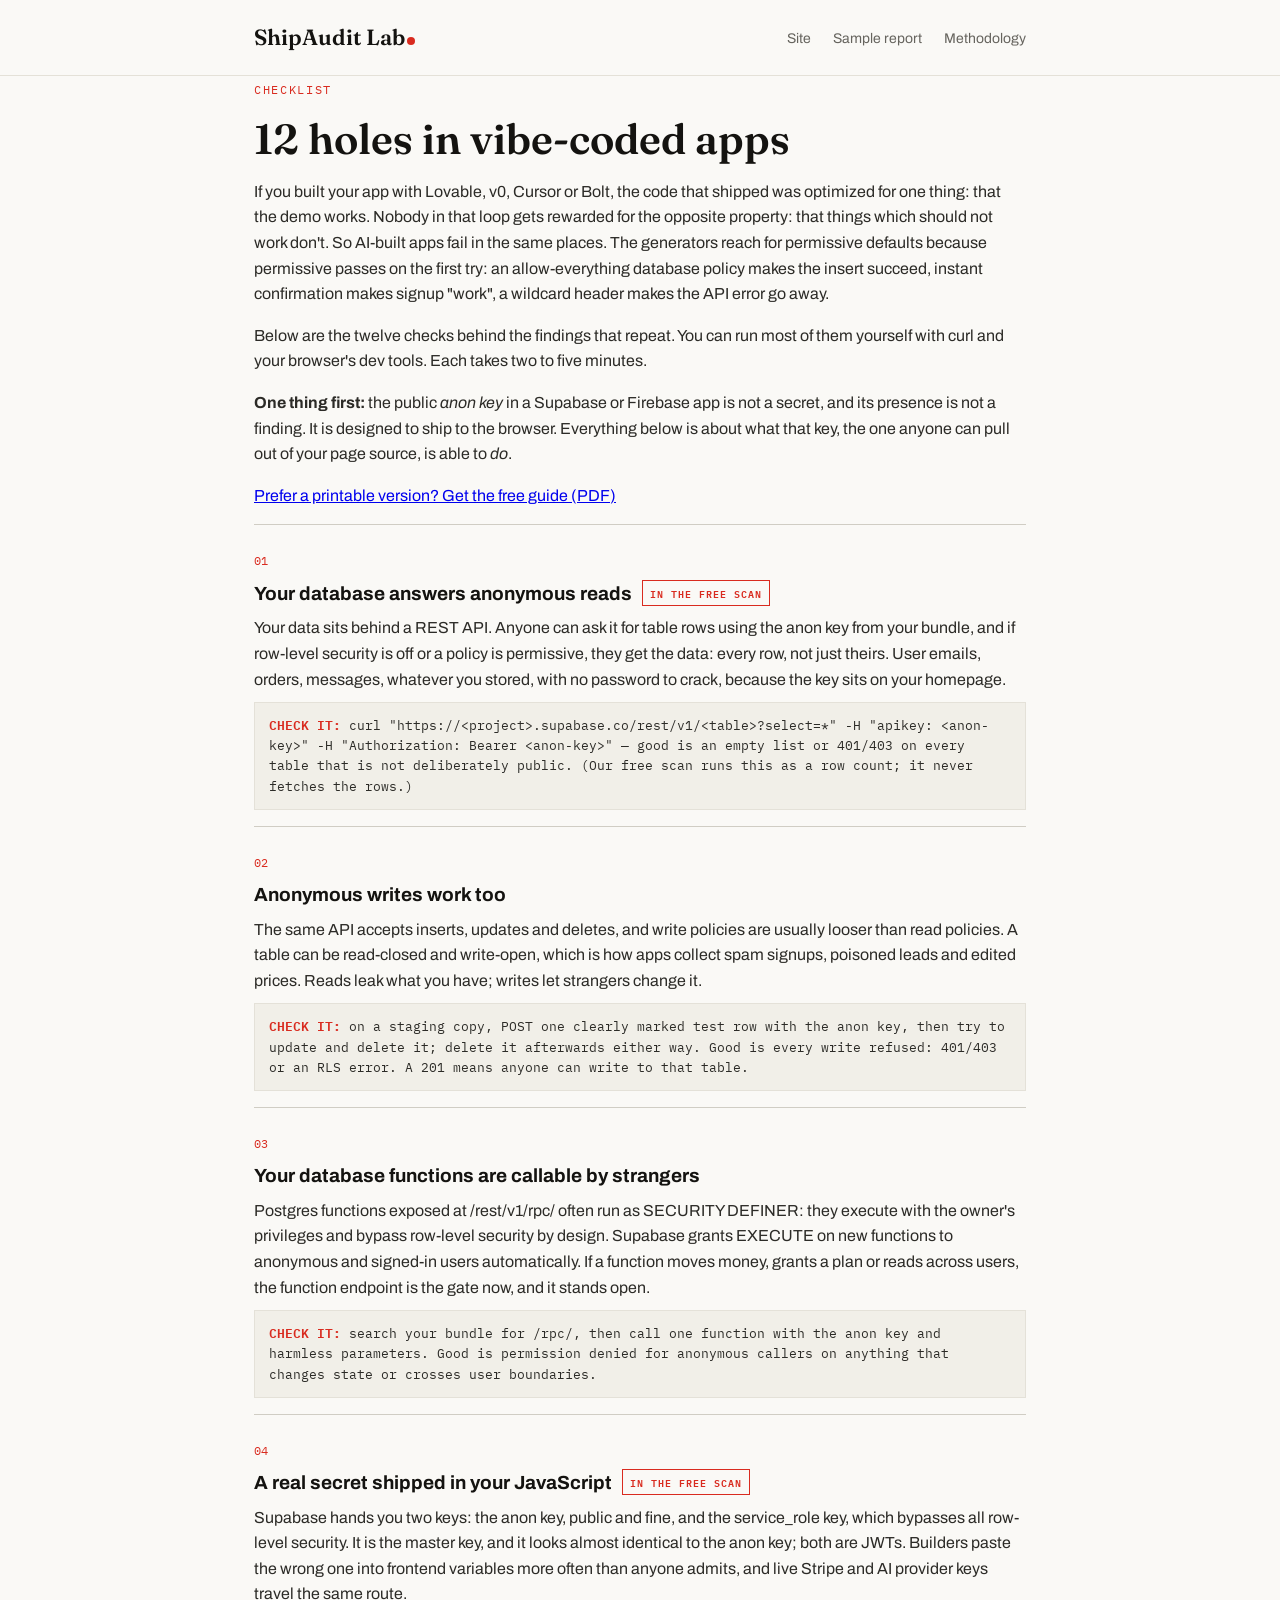
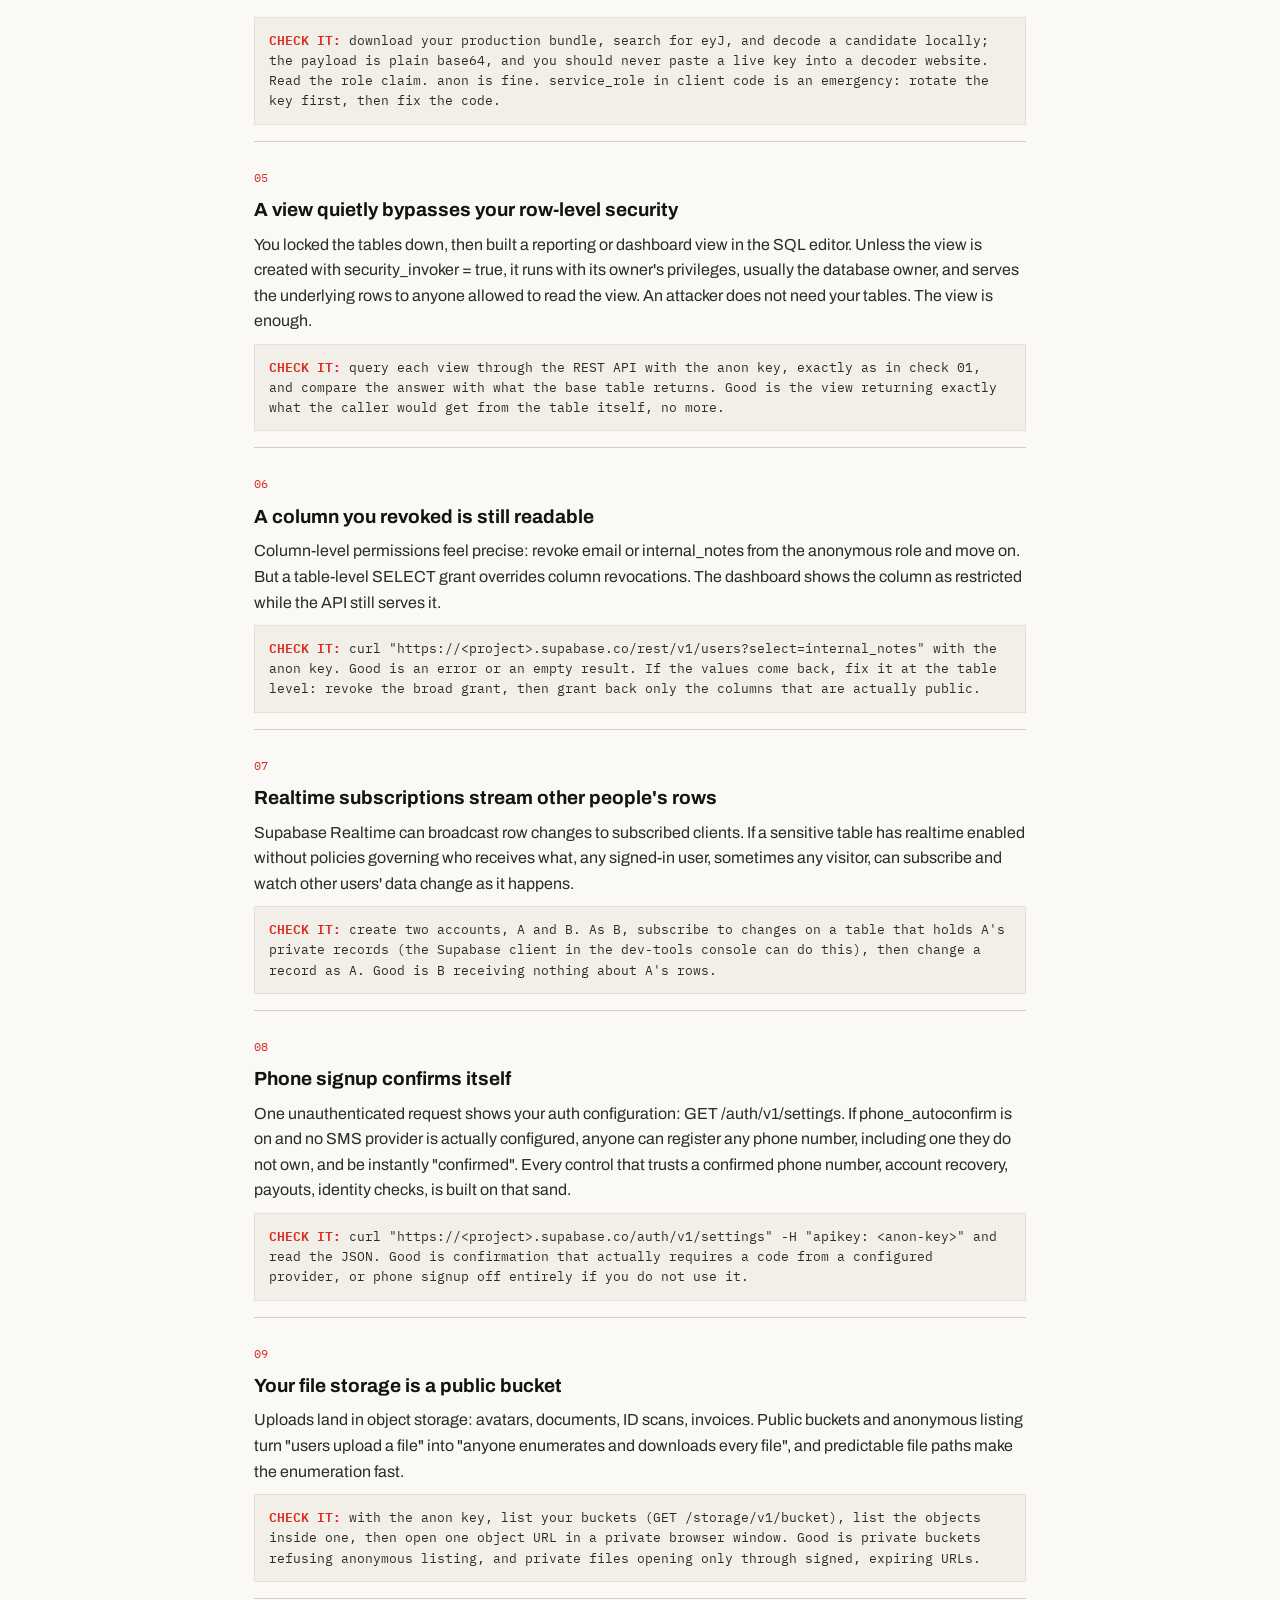
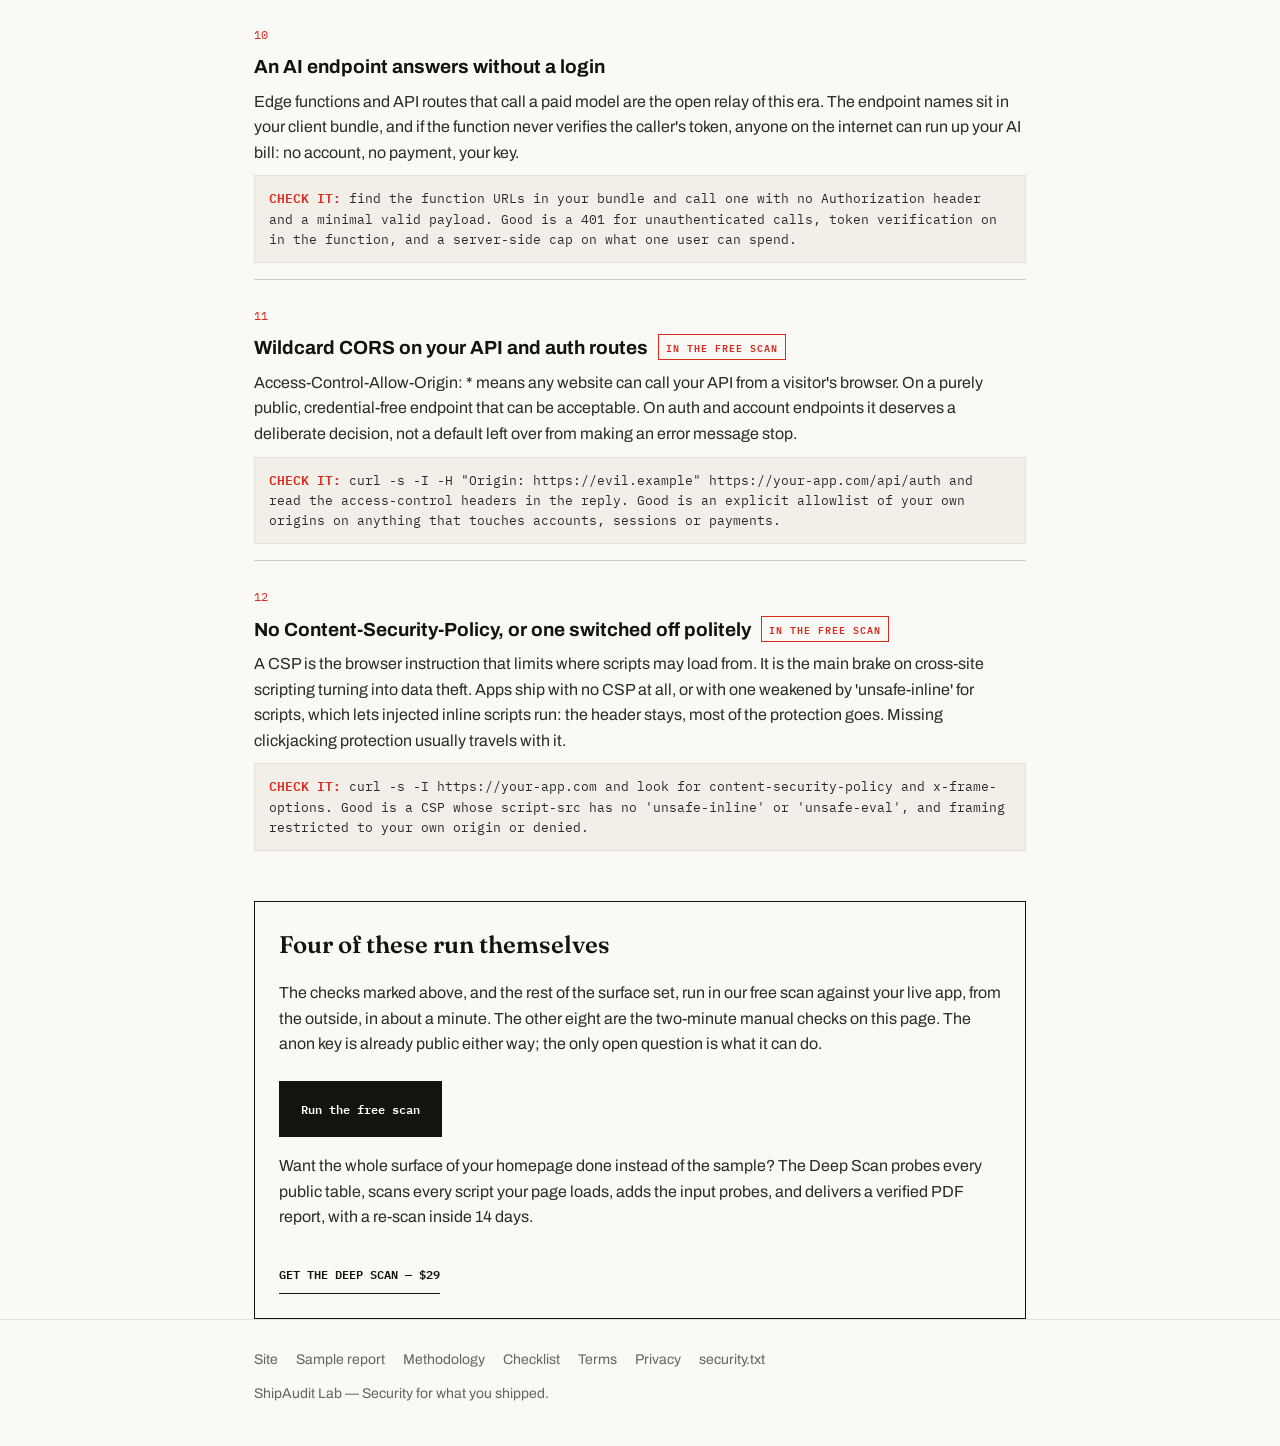
<file: checklist.html>
<!doctype html><html lang="en"><head><meta charset="utf-8"><meta name="viewport" content="width=device-width,initial-scale=1"><title>Checklist — 12 holes in vibe-coded apps, and how to check yours</title><meta name="description" content="The twelve security holes that repeat in apps built with Lovable, v0, Cursor and Bolt — each with a two-minute check you can run yourself."><link rel="canonical" href="https://shipauditlab.com/checklist.html"><link rel="icon" href="/favicon.svg" type="image/svg+xml"><link rel="preconnect" href="https://fonts.googleapis.com"><link rel="preconnect" href="https://fonts.gstatic.com" crossorigin><link href="https://fonts.googleapis.com/css2?family=Archivo:wght@400;500;600;700&family=Fraunces:ital,opsz,wght@0,9..144,600;1,9..144,600&family=IBM+Plex+Mono:wght@400;500;600&display=swap" rel="stylesheet"><style>:root{--paper:#faf9f6;--ink:#141310;--line:#e4e1d8;--line2:#d0cdc4;--red:#d92b1f;--muted:#66645e;--serif:'Fraunces',Georgia,serif;--sans:'Archivo',Arial,sans-serif;--mono:'IBM Plex Mono',monospace}*{box-sizing:border-box}body{margin:0;background:var(--paper);color:var(--ink);font-family:var(--sans);font-size:16px;line-height:1.6}.wrap{max-width:820px;margin:0 auto;padding:0 24px}header{border-bottom:1px solid var(--line)}header .wrap{display:flex;justify-content:space-between;align-items:center;padding-top:20px;padding-bottom:20px}.logo{font-family:var(--serif);font-weight:600;font-size:22px;color:var(--ink);text-decoration:none}.logo i{display:inline-block;width:8px;height:8px;background:var(--red);border-radius:50%;margin-left:2px}nav a{color:var(--muted);text-decoration:none;margin-left:22px;font-size:14px}nav a:hover{color:var(--ink)}main{padding:56px 0 72px}.eyebrow{font-family:var(--mono);font-size:12px;letter-spacing:.14em;color:var(--red);text-transform:uppercase}h1{font-family:var(--serif);font-weight:600;font-size:42px;line-height:1.12;margin:14px 0 10px}h2{font-family:var(--serif);font-weight:600;font-size:24px;margin:42px 0 8px}p,li{color:#2c2b27}.fine{color:var(--muted);font-size:14px}.item{border-top:1px solid var(--line2);padding:22px 0 6px}.item .num{font:12px var(--mono);color:var(--red)}.item h3{font-size:19px;margin:6px 0 6px}.item p{margin:0 0 10px}.tag{display:inline-block;font:600 10px var(--mono);letter-spacing:.1em;color:var(--red);border:1px solid var(--red);padding:3px 7px;margin-left:10px;vertical-align:2px}.how{font-family:var(--mono);font-size:13px;line-height:1.55;background:#f1efe8;border:1px solid var(--line);padding:12px 14px;margin:0 0 14px;overflow-x:auto}.how b{color:var(--red);font-weight:600}.cta{border:1px solid var(--ink);padding:24px;margin-top:34px}.cta h2{margin-top:0}.button{display:inline-flex;align-items:center;gap:28px;border:1px solid var(--ink);background:var(--ink);color:#fff;text-decoration:none;padding:17px 21px;font:600 12px var(--mono);min-height:52px;margin-top:8px}.text-link{display:inline-block;margin-top:18px;font:600 12px var(--mono);text-transform:uppercase;text-decoration:none;border-bottom:1px solid var(--ink);padding-bottom:9px;color:var(--ink)}footer{border-top:1px solid var(--line);padding:26px 0 40px}footer .wrap{display:flex;justify-content:space-between;flex-wrap:wrap;gap:12px}footer a{color:var(--muted);text-decoration:none;margin-right:18px;font-size:14px}footer a:hover{color:var(--ink)}@media (max-width:640px){nav a{margin-left:14px}}</style></head><body><header><div class="wrap"><a class="logo" href="index.html">ShipAudit Lab<i></i></a><nav><a href="index.html">Site</a><a href="report.html">Sample report</a><a href="methodology.html">Methodology</a></nav></div></header><main class="wrap"><span class="eyebrow">Checklist</span><h1>12 holes in vibe-coded apps</h1><p>If you built your app with Lovable, v0, Cursor or Bolt, the code that shipped was optimized for one thing: that the demo works. Nobody in that loop gets rewarded for the opposite property: that things which should not work don't. So AI-built apps fail in the same places. The generators reach for permissive defaults because permissive passes on the first try: an allow-everything database policy makes the insert succeed, instant confirmation makes signup "work", a wildcard header makes the API error go away.</p>
<p>Below are the twelve checks behind the findings that repeat. You can run most of them yourself with curl and your browser's dev tools. Each takes two to five minutes.</p>
<p><strong>One thing first:</strong> the public <em>anon key</em> in a Supabase or Firebase app is not a secret, and its presence is not a finding. It is designed to ship to the browser. Everything below is about what that key, the one anyone can pull out of your page source, is able to <em>do</em>.</p>

<p><a href="/guide.html">Prefer a printable version? Get the free guide (PDF)</a></p>

<div class="item"><span class="num">01</span><h3>Your database answers anonymous reads<span class="tag">IN THE FREE SCAN</span></h3><p>Your data sits behind a REST API. Anyone can ask it for table rows using the anon key from your bundle, and if row-level security is off or a policy is permissive, they get the data: every row, not just theirs. User emails, orders, messages, whatever you stored, with no password to crack, because the key sits on your homepage.</p><p class="how"><b>CHECK IT:</b> curl "https://&lt;project&gt;.supabase.co/rest/v1/&lt;table&gt;?select=*" -H "apikey: &lt;anon-key&gt;" -H "Authorization: Bearer &lt;anon-key&gt;" — good is an empty list or 401/403 on every table that is not deliberately public. (Our free scan runs this as a row count; it never fetches the rows.)</p></div>

<div class="item"><span class="num">02</span><h3>Anonymous writes work too</h3><p>The same API accepts inserts, updates and deletes, and write policies are usually looser than read policies. A table can be read-closed and write-open, which is how apps collect spam signups, poisoned leads and edited prices. Reads leak what you have; writes let strangers change it.</p><p class="how"><b>CHECK IT:</b> on a staging copy, POST one clearly marked test row with the anon key, then try to update and delete it; delete it afterwards either way. Good is every write refused: 401/403 or an RLS error. A 201 means anyone can write to that table.</p></div>

<div class="item"><span class="num">03</span><h3>Your database functions are callable by strangers</h3><p>Postgres functions exposed at /rest/v1/rpc/ often run as SECURITY DEFINER: they execute with the owner's privileges and bypass row-level security by design. Supabase grants EXECUTE on new functions to anonymous and signed-in users automatically. If a function moves money, grants a plan or reads across users, the function endpoint is the gate now, and it stands open.</p><p class="how"><b>CHECK IT:</b> search your bundle for /rpc/, then call one function with the anon key and harmless parameters. Good is permission denied for anonymous callers on anything that changes state or crosses user boundaries.</p></div>

<div class="item"><span class="num">04</span><h3>A real secret shipped in your JavaScript<span class="tag">IN THE FREE SCAN</span></h3><p>Supabase hands you two keys: the anon key, public and fine, and the service_role key, which bypasses all row-level security. It is the master key, and it looks almost identical to the anon key; both are JWTs. Builders paste the wrong one into frontend variables more often than anyone admits, and live Stripe and AI provider keys travel the same route.</p><p class="how"><b>CHECK IT:</b> download your production bundle, search for eyJ, and decode a candidate locally; the payload is plain base64, and you should never paste a live key into a decoder website. Read the role claim. anon is fine. service_role in client code is an emergency: rotate the key first, then fix the code.</p></div>

<div class="item"><span class="num">05</span><h3>A view quietly bypasses your row-level security</h3><p>You locked the tables down, then built a reporting or dashboard view in the SQL editor. Unless the view is created with security_invoker = true, it runs with its owner's privileges, usually the database owner, and serves the underlying rows to anyone allowed to read the view. An attacker does not need your tables. The view is enough.</p><p class="how"><b>CHECK IT:</b> query each view through the REST API with the anon key, exactly as in check 01, and compare the answer with what the base table returns. Good is the view returning exactly what the caller would get from the table itself, no more.</p></div>

<div class="item"><span class="num">06</span><h3>A column you revoked is still readable</h3><p>Column-level permissions feel precise: revoke email or internal_notes from the anonymous role and move on. But a table-level SELECT grant overrides column revocations. The dashboard shows the column as restricted while the API still serves it.</p><p class="how"><b>CHECK IT:</b> curl "https://&lt;project&gt;.supabase.co/rest/v1/users?select=internal_notes" with the anon key. Good is an error or an empty result. If the values come back, fix it at the table level: revoke the broad grant, then grant back only the columns that are actually public.</p></div>

<div class="item"><span class="num">07</span><h3>Realtime subscriptions stream other people's rows</h3><p>Supabase Realtime can broadcast row changes to subscribed clients. If a sensitive table has realtime enabled without policies governing who receives what, any signed-in user, sometimes any visitor, can subscribe and watch other users' data change as it happens.</p><p class="how"><b>CHECK IT:</b> create two accounts, A and B. As B, subscribe to changes on a table that holds A's private records (the Supabase client in the dev-tools console can do this), then change a record as A. Good is B receiving nothing about A's rows.</p></div>

<div class="item"><span class="num">08</span><h3>Phone signup confirms itself</h3><p>One unauthenticated request shows your auth configuration: GET /auth/v1/settings. If phone_autoconfirm is on and no SMS provider is actually configured, anyone can register any phone number, including one they do not own, and be instantly "confirmed". Every control that trusts a confirmed phone number, account recovery, payouts, identity checks, is built on that sand.</p><p class="how"><b>CHECK IT:</b> curl "https://&lt;project&gt;.supabase.co/auth/v1/settings" -H "apikey: &lt;anon-key&gt;" and read the JSON. Good is confirmation that actually requires a code from a configured provider, or phone signup off entirely if you do not use it.</p></div>

<div class="item"><span class="num">09</span><h3>Your file storage is a public bucket</h3><p>Uploads land in object storage: avatars, documents, ID scans, invoices. Public buckets and anonymous listing turn "users upload a file" into "anyone enumerates and downloads every file", and predictable file paths make the enumeration fast.</p><p class="how"><b>CHECK IT:</b> with the anon key, list your buckets (GET /storage/v1/bucket), list the objects inside one, then open one object URL in a private browser window. Good is private buckets refusing anonymous listing, and private files opening only through signed, expiring URLs.</p></div>

<div class="item"><span class="num">10</span><h3>An AI endpoint answers without a login</h3><p>Edge functions and API routes that call a paid model are the open relay of this era. The endpoint names sit in your client bundle, and if the function never verifies the caller's token, anyone on the internet can run up your AI bill: no account, no payment, your key.</p><p class="how"><b>CHECK IT:</b> find the function URLs in your bundle and call one with no Authorization header and a minimal valid payload. Good is a 401 for unauthenticated calls, token verification on in the function, and a server-side cap on what one user can spend.</p></div>

<div class="item"><span class="num">11</span><h3>Wildcard CORS on your API and auth routes<span class="tag">IN THE FREE SCAN</span></h3><p>Access-Control-Allow-Origin: * means any website can call your API from a visitor's browser. On a purely public, credential-free endpoint that can be acceptable. On auth and account endpoints it deserves a deliberate decision, not a default left over from making an error message stop.</p><p class="how"><b>CHECK IT:</b> curl -s -I -H "Origin: https://evil.example" https://your-app.com/api/auth and read the access-control headers in the reply. Good is an explicit allowlist of your own origins on anything that touches accounts, sessions or payments.</p></div>

<div class="item"><span class="num">12</span><h3>No Content-Security-Policy, or one switched off politely<span class="tag">IN THE FREE SCAN</span></h3><p>A CSP is the browser instruction that limits where scripts may load from. It is the main brake on cross-site scripting turning into data theft. Apps ship with no CSP at all, or with one weakened by 'unsafe-inline' for scripts, which lets injected inline scripts run: the header stays, most of the protection goes. Missing clickjacking protection usually travels with it.</p><p class="how"><b>CHECK IT:</b> curl -s -I https://your-app.com and look for content-security-policy and x-frame-options. Good is a CSP whose script-src has no 'unsafe-inline' or 'unsafe-eval', and framing restricted to your own origin or denied.</p></div>

<div class="cta"><h2>Four of these run themselves</h2><p>The checks marked above, and the rest of the surface set, run in our free scan against your live app, from the outside, in about a minute. The other eight are the two-minute manual checks on this page. The anon key is already public either way; the only open question is what it can do.</p>
<a class="button" href="/#scan">Run the free scan</a>
<p>Want the whole surface of your homepage done instead of the sample? The Deep Scan probes every public table, scans every script your page loads, adds the input probes, and delivers a verified PDF report, with a re-scan inside 14 days.</p>
<a class="text-link" href="/#pricing">Get the Deep Scan — $29</a></div>
</main><footer><div class="wrap"><div><a href="index.html">Site</a><a href="report.html">Sample report</a><a href="methodology.html">Methodology</a><a href="checklist.html">Checklist</a><a href="terms.html">Terms</a><a href="privacy.html">Privacy</a><a href="/.well-known/security.txt">security.txt</a></div><span class="fine">ShipAudit Lab — Security for what you shipped.</span></div></footer></body></html>
</file>
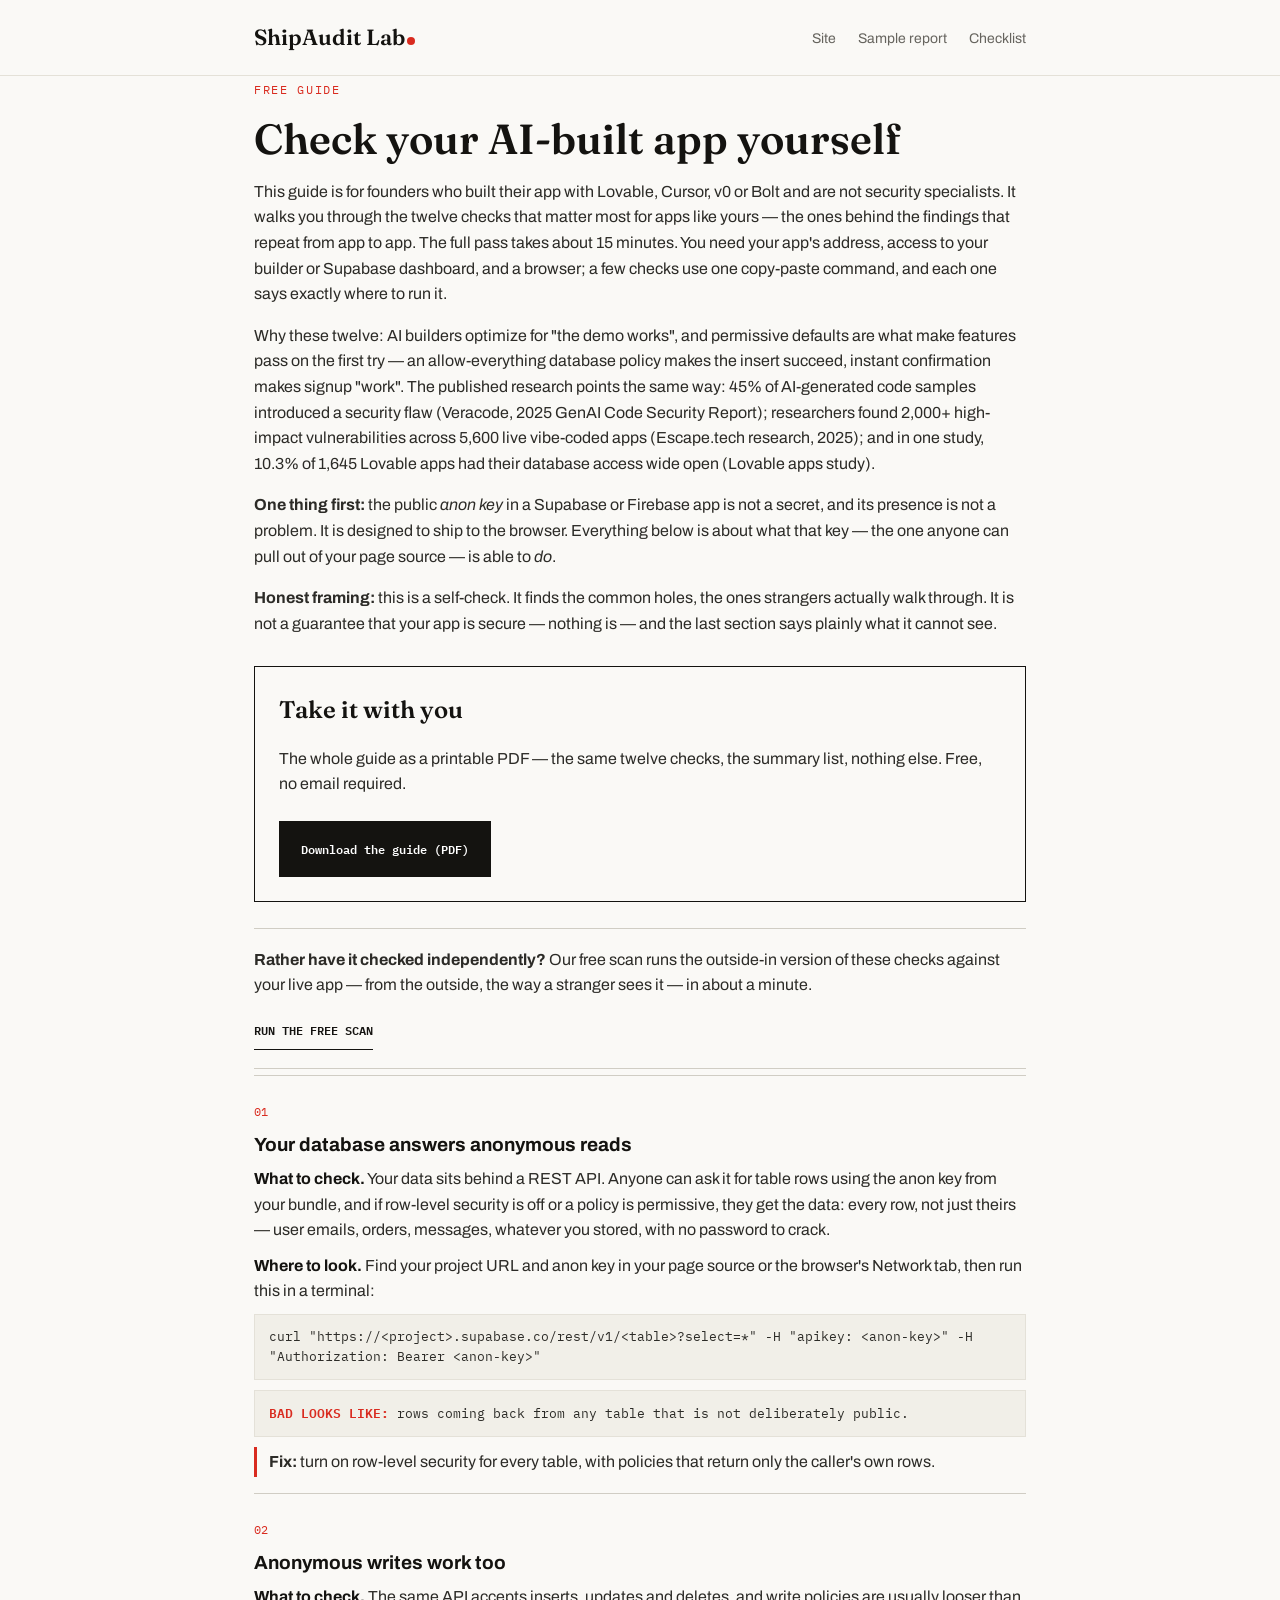
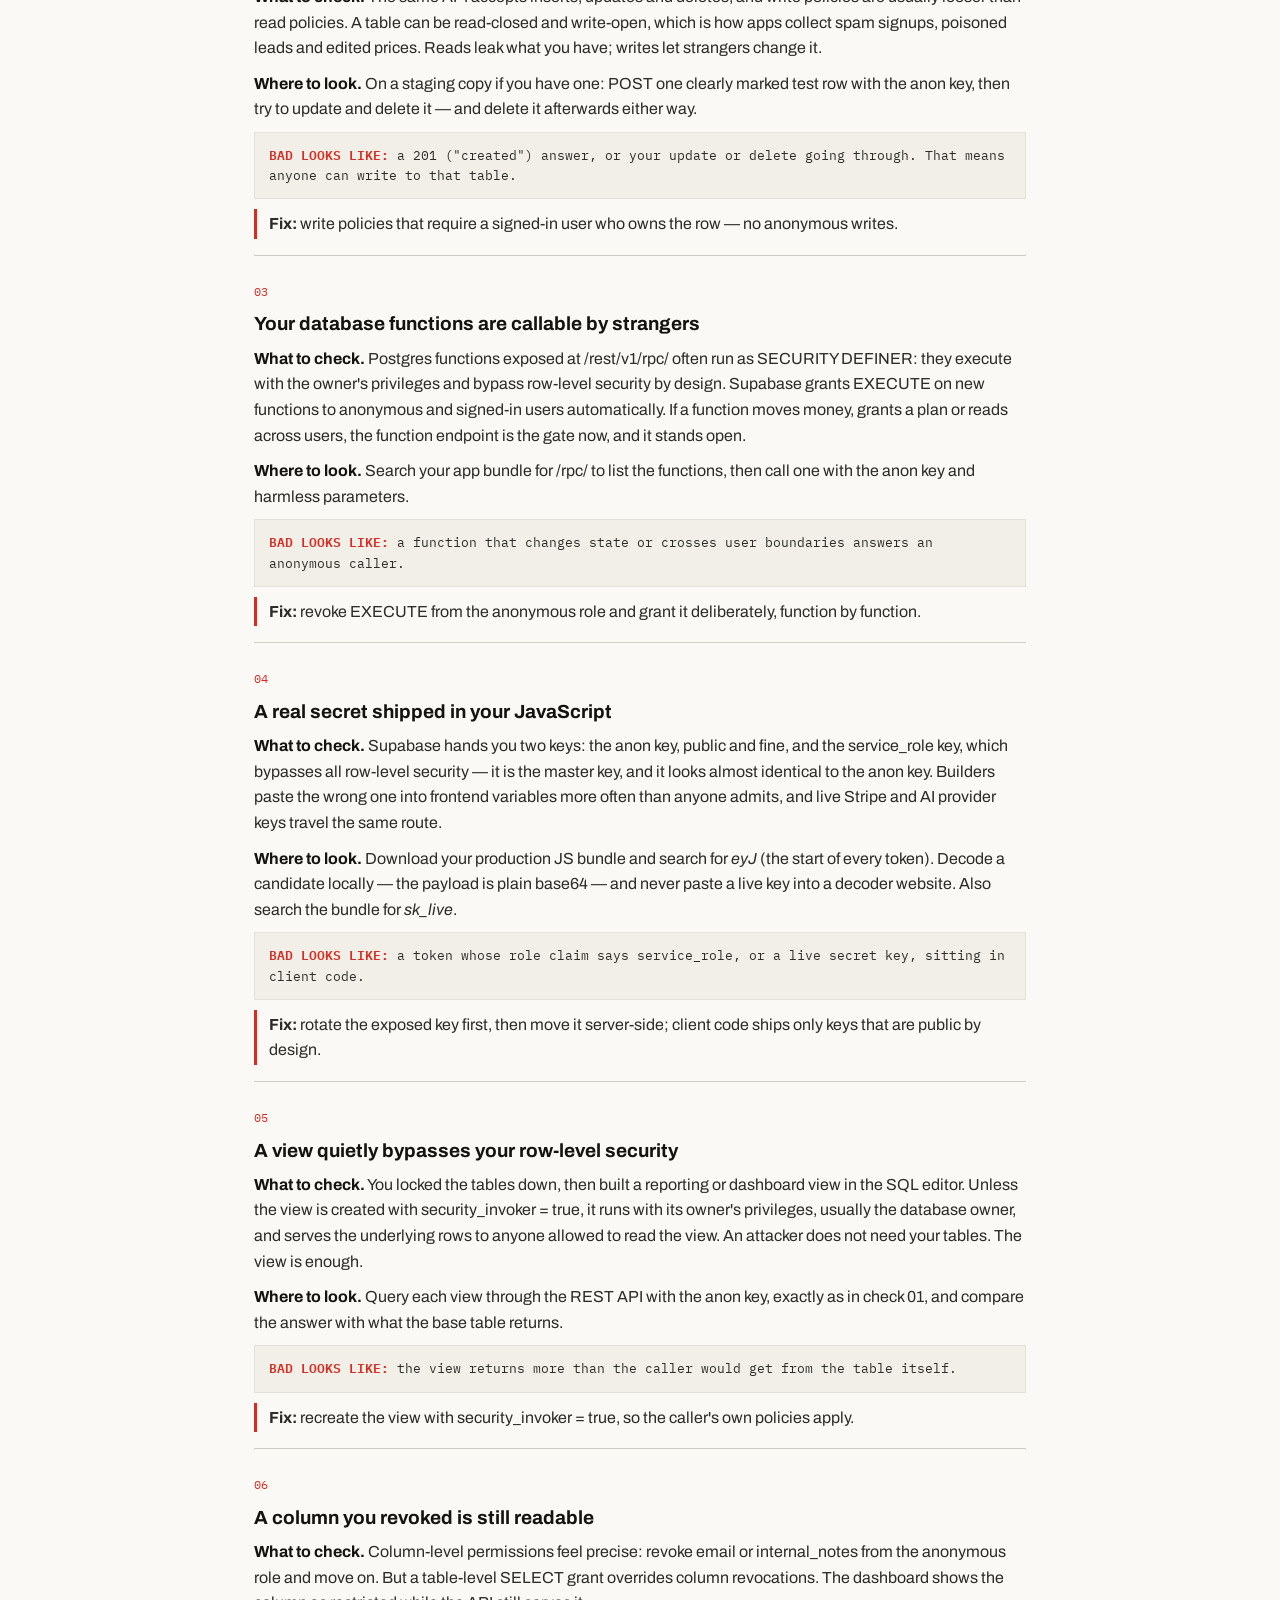
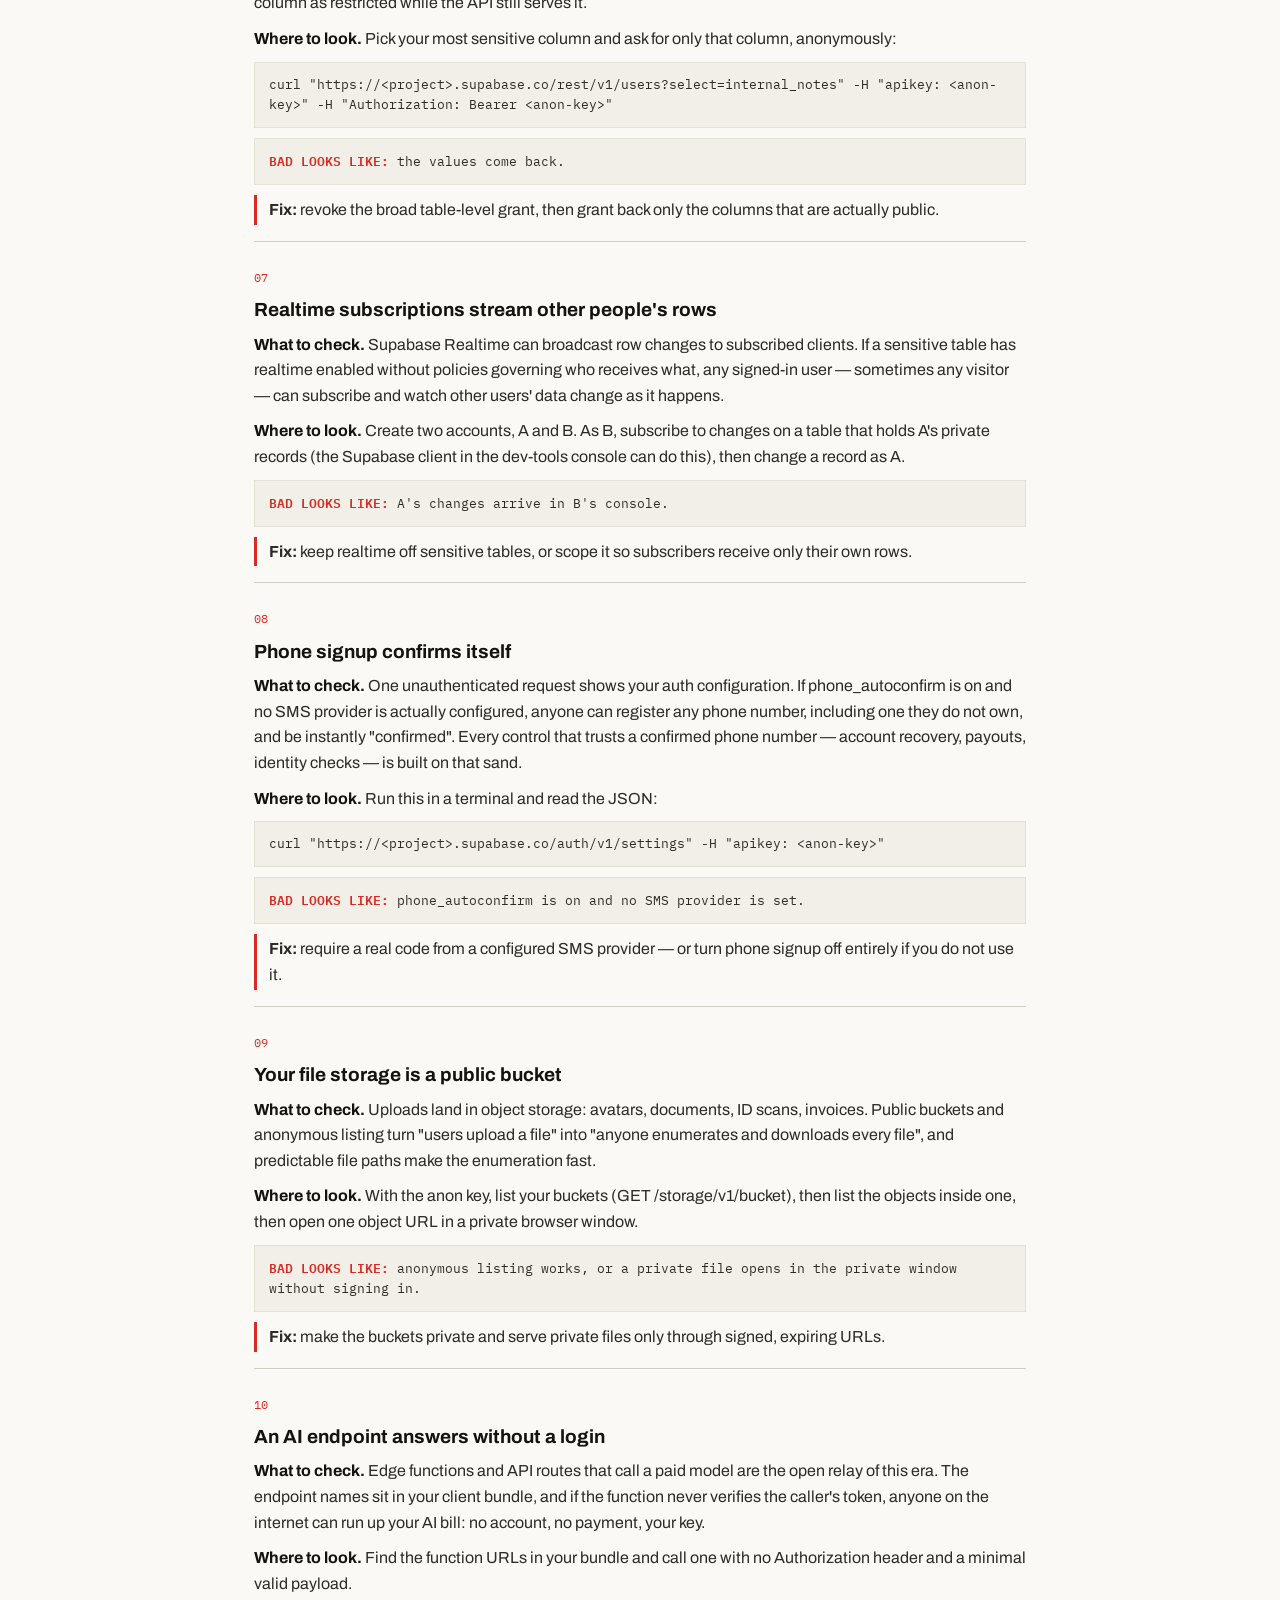
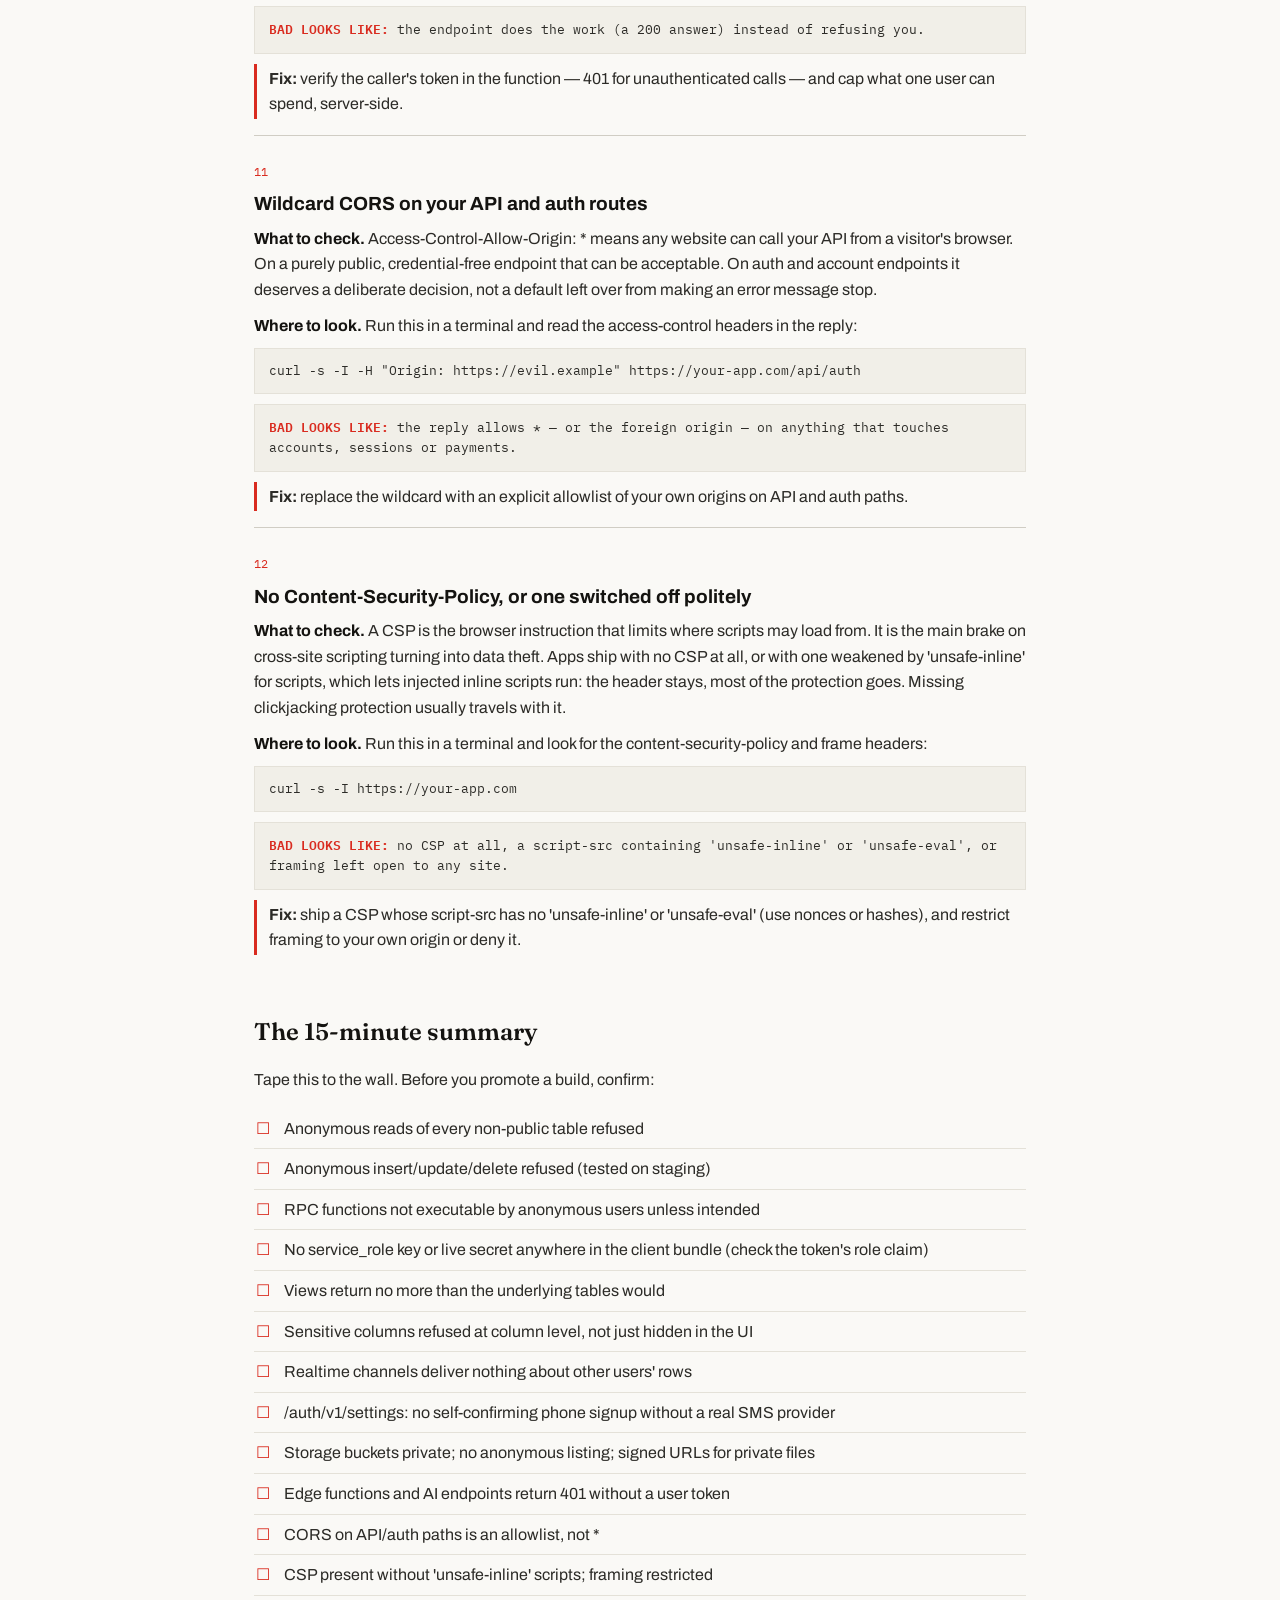
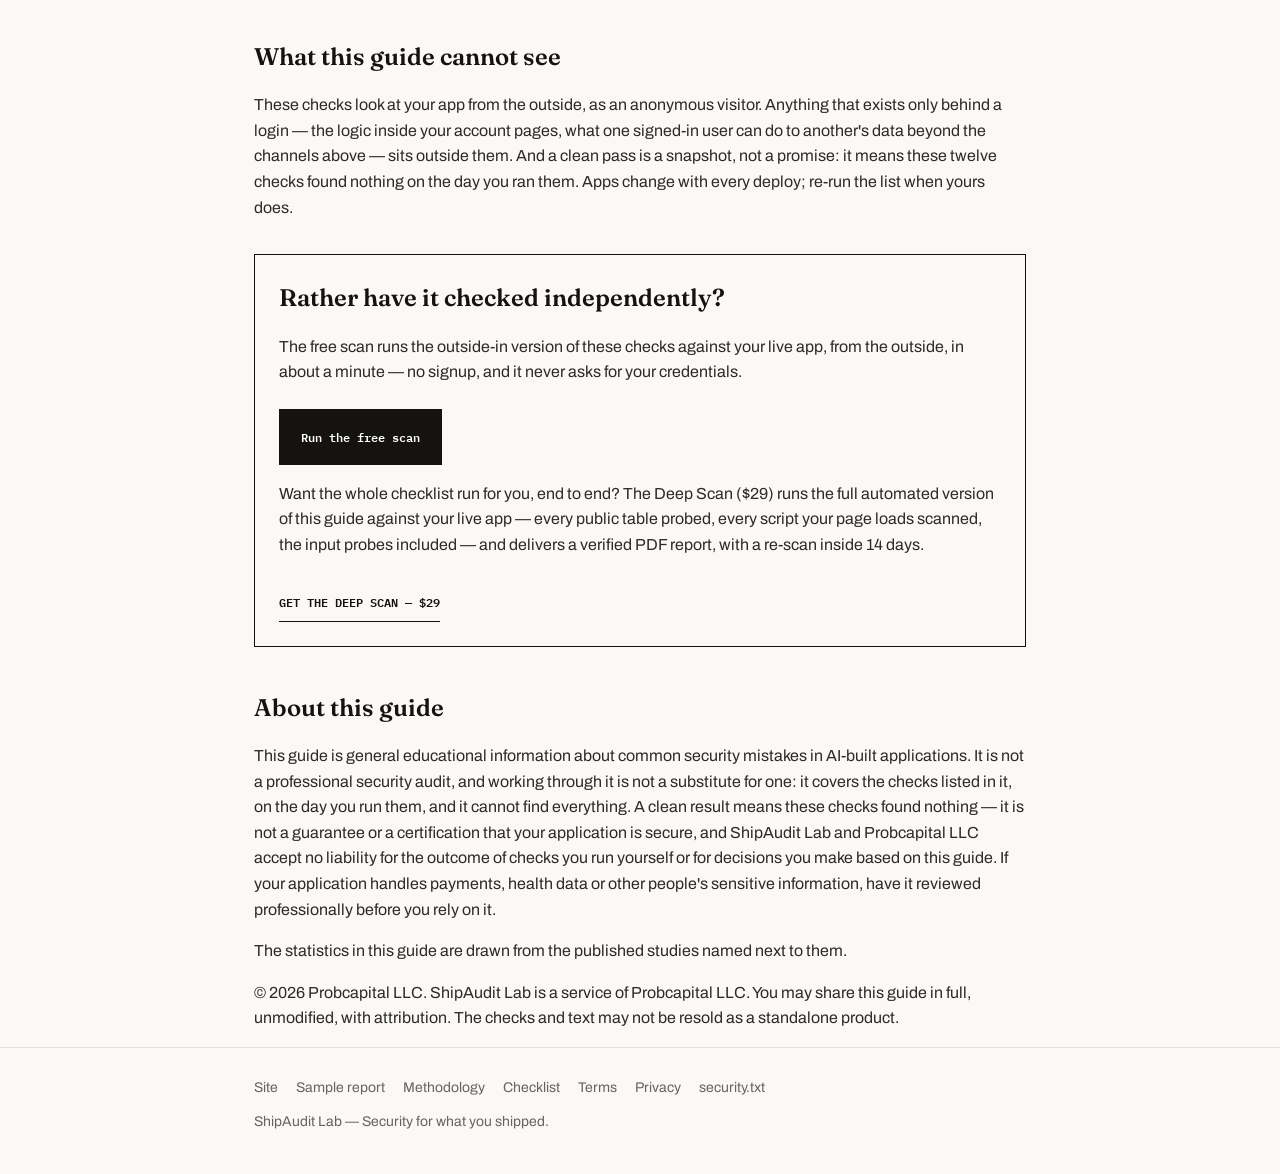
<file: guide.html>
<!doctype html><html lang="en"><head><meta charset="utf-8"><meta name="viewport" content="width=device-width,initial-scale=1"><title>Free guide — Check your AI-built app yourself in about 15 minutes</title><meta name="description" content="A free, printable guide from ShipAudit Lab: the 12 security checks that matter for apps built with Lovable, Cursor, v0 and Bolt — each with where to look, what bad looks like, and the fix."><link rel="canonical" href="https://shipauditlab.com/guide.html"><link rel="icon" href="/favicon.svg" type="image/svg+xml"><link rel="preconnect" href="https://fonts.googleapis.com"><link rel="preconnect" href="https://fonts.gstatic.com" crossorigin><link href="https://fonts.googleapis.com/css2?family=Archivo:wght@400;500;600;700&family=Fraunces:ital,opsz,wght@0,9..144,600;1,9..144,600&family=IBM+Plex+Mono:wght@400;500;600&display=swap" rel="stylesheet"><style>:root{--paper:#faf9f6;--ink:#141310;--line:#e4e1d8;--line2:#d0cdc4;--red:#d92b1f;--muted:#66645e;--serif:'Fraunces',Georgia,serif;--sans:'Archivo',Arial,sans-serif;--mono:'IBM Plex Mono',monospace}*{box-sizing:border-box}body{margin:0;background:var(--paper);color:var(--ink);font-family:var(--sans);font-size:16px;line-height:1.6}.wrap{max-width:820px;margin:0 auto;padding:0 24px}header{border-bottom:1px solid var(--line)}header .wrap{display:flex;justify-content:space-between;align-items:center;padding-top:20px;padding-bottom:20px}.logo{font-family:var(--serif);font-weight:600;font-size:22px;color:var(--ink);text-decoration:none}.logo i{display:inline-block;width:8px;height:8px;background:var(--red);border-radius:50%;margin-left:2px}nav a{color:var(--muted);text-decoration:none;margin-left:22px;font-size:14px}nav a:hover{color:var(--ink)}main{padding:56px 0 72px}.eyebrow{font-family:var(--mono);font-size:12px;letter-spacing:.14em;color:var(--red);text-transform:uppercase}h1{font-family:var(--serif);font-weight:600;font-size:42px;line-height:1.12;margin:14px 0 10px}h2{font-family:var(--serif);font-weight:600;font-size:24px;margin:42px 0 8px}p,li{color:#2c2b27}.fine{color:var(--muted);font-size:14px}.item{border-top:1px solid var(--line2);padding:22px 0 6px}.item .num{font:12px var(--mono);color:var(--red)}.item h3{font-size:19px;margin:6px 0 6px}.item p{margin:0 0 10px}.item p b.lbl{color:var(--ink)}.tag{display:inline-block;font:600 10px var(--mono);letter-spacing:.1em;color:var(--red);border:1px solid var(--red);padding:3px 7px;margin-left:10px;vertical-align:2px}.how{font-family:var(--mono);font-size:13px;line-height:1.55;background:#f1efe8;border:1px solid var(--line);padding:12px 14px;margin:0 0 14px;overflow-x:auto}.how b{color:var(--red);font-weight:600}.fix{border-left:3px solid var(--red);padding:2px 0 2px 12px}.dl{border:1px solid var(--ink);padding:24px;margin:30px 0 6px}.dl h2{margin-top:0}.minictx{margin:26px 0 6px;padding:18px 0;border-top:1px solid var(--line2);border-bottom:1px solid var(--line2)}.cta{border:1px solid var(--ink);padding:24px;margin-top:34px}.cta h2{margin-top:0}.button{display:inline-flex;align-items:center;gap:28px;border:1px solid var(--ink);background:var(--ink);color:#fff;text-decoration:none;padding:17px 21px;font:600 12px var(--mono);min-height:52px;margin-top:8px}.text-link{display:inline-block;margin-top:18px;font:600 12px var(--mono);text-transform:uppercase;text-decoration:none;border-bottom:1px solid var(--ink);padding-bottom:9px;color:var(--ink)}.sumlist{list-style:none;padding:0;margin:14px 0}.sumlist li{padding:7px 0 7px 30px;position:relative;border-bottom:1px solid var(--line)}.sumlist li:before{content:"☐";position:absolute;left:2px;color:var(--red)}footer{border-top:1px solid var(--line);padding:26px 0 40px}footer .wrap{display:flex;justify-content:space-between;flex-wrap:wrap;gap:12px}footer a{color:var(--muted);text-decoration:none;margin-right:18px;font-size:14px}footer a:hover{color:var(--ink)}@media (max-width:640px){nav a{margin-left:14px}}</style></head><body><header><div class="wrap"><a class="logo" href="index.html">ShipAudit Lab<i></i></a><nav><a href="index.html">Site</a><a href="report.html">Sample report</a><a href="checklist.html">Checklist</a></nav></div></header><main class="wrap"><span class="eyebrow">Free guide</span><h1>Check your AI-built app yourself</h1><p>This guide is for founders who built their app with Lovable, Cursor, v0 or Bolt and are not security specialists. It walks you through the twelve checks that matter most for apps like yours — the ones behind the findings that repeat from app to app. The full pass takes about 15 minutes. You need your app's address, access to your builder or Supabase dashboard, and a browser; a few checks use one copy-paste command, and each one says exactly where to run it.</p>
<p>Why these twelve: AI builders optimize for "the demo works", and permissive defaults are what make features pass on the first try — an allow-everything database policy makes the insert succeed, instant confirmation makes signup "work". The published research points the same way: 45% of AI-generated code samples introduced a security flaw (Veracode, 2025 GenAI Code Security Report); researchers found 2,000+ high-impact vulnerabilities across 5,600 live vibe-coded apps (Escape.tech research, 2025); and in one study, 10.3% of 1,645 Lovable apps had their database access wide open (Lovable apps study).</p>
<p><strong>One thing first:</strong> the public <em>anon key</em> in a Supabase or Firebase app is not a secret, and its presence is not a problem. It is designed to ship to the browser. Everything below is about what that key — the one anyone can pull out of your page source — is able to <em>do</em>.</p>
<p><strong>Honest framing:</strong> this is a self-check. It finds the common holes, the ones strangers actually walk through. It is not a guarantee that your app is secure — nothing is — and the last section says plainly what it cannot see.</p>

<div class="dl"><h2>Take it with you</h2><p>The whole guide as a printable PDF — the same twelve checks, the summary list, nothing else. Free, no email required.</p>
<a class="button" href="/guide.pdf">Download the guide (PDF)</a></div>

<div class="minictx"><p style="margin:0 0 4px"><strong>Rather have it checked independently?</strong> Our free scan runs the outside-in version of these checks against your live app — from the outside, the way a stranger sees it — in about a minute.</p>
<a class="text-link" href="/#scan">Run the free scan</a></div>

<div class="item"><span class="num">01</span><h3>Your database answers anonymous reads</h3><p><b class="lbl">What to check.</b> Your data sits behind a REST API. Anyone can ask it for table rows using the anon key from your bundle, and if row-level security is off or a policy is permissive, they get the data: every row, not just theirs — user emails, orders, messages, whatever you stored, with no password to crack.</p><p><b class="lbl">Where to look.</b> Find your project URL and anon key in your page source or the browser's Network tab, then run this in a terminal:</p><p class="how">curl "https://&lt;project&gt;.supabase.co/rest/v1/&lt;table&gt;?select=*" -H "apikey: &lt;anon-key&gt;" -H "Authorization: Bearer &lt;anon-key&gt;"</p><p class="how"><b>BAD LOOKS LIKE:</b> rows coming back from any table that is not deliberately public.</p><p class="fix"><b>Fix:</b> turn on row-level security for every table, with policies that return only the caller's own rows.</p></div>

<div class="item"><span class="num">02</span><h3>Anonymous writes work too</h3><p><b class="lbl">What to check.</b> The same API accepts inserts, updates and deletes, and write policies are usually looser than read policies. A table can be read-closed and write-open, which is how apps collect spam signups, poisoned leads and edited prices. Reads leak what you have; writes let strangers change it.</p><p><b class="lbl">Where to look.</b> On a staging copy if you have one: POST one clearly marked test row with the anon key, then try to update and delete it — and delete it afterwards either way.</p><p class="how"><b>BAD LOOKS LIKE:</b> a 201 ("created") answer, or your update or delete going through. That means anyone can write to that table.</p><p class="fix"><b>Fix:</b> write policies that require a signed-in user who owns the row — no anonymous writes.</p></div>

<div class="item"><span class="num">03</span><h3>Your database functions are callable by strangers</h3><p><b class="lbl">What to check.</b> Postgres functions exposed at /rest/v1/rpc/ often run as SECURITY DEFINER: they execute with the owner's privileges and bypass row-level security by design. Supabase grants EXECUTE on new functions to anonymous and signed-in users automatically. If a function moves money, grants a plan or reads across users, the function endpoint is the gate now, and it stands open.</p><p><b class="lbl">Where to look.</b> Search your app bundle for /rpc/ to list the functions, then call one with the anon key and harmless parameters.</p><p class="how"><b>BAD LOOKS LIKE:</b> a function that changes state or crosses user boundaries answers an anonymous caller.</p><p class="fix"><b>Fix:</b> revoke EXECUTE from the anonymous role and grant it deliberately, function by function.</p></div>

<div class="item"><span class="num">04</span><h3>A real secret shipped in your JavaScript</h3><p><b class="lbl">What to check.</b> Supabase hands you two keys: the anon key, public and fine, and the service_role key, which bypasses all row-level security — it is the master key, and it looks almost identical to the anon key. Builders paste the wrong one into frontend variables more often than anyone admits, and live Stripe and AI provider keys travel the same route.</p><p><b class="lbl">Where to look.</b> Download your production JS bundle and search for <em>eyJ</em> (the start of every token). Decode a candidate locally — the payload is plain base64 — and never paste a live key into a decoder website. Also search the bundle for <em>sk_live</em>.</p><p class="how"><b>BAD LOOKS LIKE:</b> a token whose role claim says service_role, or a live secret key, sitting in client code.</p><p class="fix"><b>Fix:</b> rotate the exposed key first, then move it server-side; client code ships only keys that are public by design.</p></div>

<div class="item"><span class="num">05</span><h3>A view quietly bypasses your row-level security</h3><p><b class="lbl">What to check.</b> You locked the tables down, then built a reporting or dashboard view in the SQL editor. Unless the view is created with security_invoker = true, it runs with its owner's privileges, usually the database owner, and serves the underlying rows to anyone allowed to read the view. An attacker does not need your tables. The view is enough.</p><p><b class="lbl">Where to look.</b> Query each view through the REST API with the anon key, exactly as in check 01, and compare the answer with what the base table returns.</p><p class="how"><b>BAD LOOKS LIKE:</b> the view returns more than the caller would get from the table itself.</p><p class="fix"><b>Fix:</b> recreate the view with security_invoker = true, so the caller's own policies apply.</p></div>

<div class="item"><span class="num">06</span><h3>A column you revoked is still readable</h3><p><b class="lbl">What to check.</b> Column-level permissions feel precise: revoke email or internal_notes from the anonymous role and move on. But a table-level SELECT grant overrides column revocations. The dashboard shows the column as restricted while the API still serves it.</p><p><b class="lbl">Where to look.</b> Pick your most sensitive column and ask for only that column, anonymously:</p><p class="how">curl "https://&lt;project&gt;.supabase.co/rest/v1/users?select=internal_notes" -H "apikey: &lt;anon-key&gt;" -H "Authorization: Bearer &lt;anon-key&gt;"</p><p class="how"><b>BAD LOOKS LIKE:</b> the values come back.</p><p class="fix"><b>Fix:</b> revoke the broad table-level grant, then grant back only the columns that are actually public.</p></div>

<div class="item"><span class="num">07</span><h3>Realtime subscriptions stream other people's rows</h3><p><b class="lbl">What to check.</b> Supabase Realtime can broadcast row changes to subscribed clients. If a sensitive table has realtime enabled without policies governing who receives what, any signed-in user — sometimes any visitor — can subscribe and watch other users' data change as it happens.</p><p><b class="lbl">Where to look.</b> Create two accounts, A and B. As B, subscribe to changes on a table that holds A's private records (the Supabase client in the dev-tools console can do this), then change a record as A.</p><p class="how"><b>BAD LOOKS LIKE:</b> A's changes arrive in B's console.</p><p class="fix"><b>Fix:</b> keep realtime off sensitive tables, or scope it so subscribers receive only their own rows.</p></div>

<div class="item"><span class="num">08</span><h3>Phone signup confirms itself</h3><p><b class="lbl">What to check.</b> One unauthenticated request shows your auth configuration. If phone_autoconfirm is on and no SMS provider is actually configured, anyone can register any phone number, including one they do not own, and be instantly "confirmed". Every control that trusts a confirmed phone number — account recovery, payouts, identity checks — is built on that sand.</p><p><b class="lbl">Where to look.</b> Run this in a terminal and read the JSON:</p><p class="how">curl "https://&lt;project&gt;.supabase.co/auth/v1/settings" -H "apikey: &lt;anon-key&gt;"</p><p class="how"><b>BAD LOOKS LIKE:</b> phone_autoconfirm is on and no SMS provider is set.</p><p class="fix"><b>Fix:</b> require a real code from a configured SMS provider — or turn phone signup off entirely if you do not use it.</p></div>

<div class="item"><span class="num">09</span><h3>Your file storage is a public bucket</h3><p><b class="lbl">What to check.</b> Uploads land in object storage: avatars, documents, ID scans, invoices. Public buckets and anonymous listing turn "users upload a file" into "anyone enumerates and downloads every file", and predictable file paths make the enumeration fast.</p><p><b class="lbl">Where to look.</b> With the anon key, list your buckets (GET /storage/v1/bucket), then list the objects inside one, then open one object URL in a private browser window.</p><p class="how"><b>BAD LOOKS LIKE:</b> anonymous listing works, or a private file opens in the private window without signing in.</p><p class="fix"><b>Fix:</b> make the buckets private and serve private files only through signed, expiring URLs.</p></div>

<div class="item"><span class="num">10</span><h3>An AI endpoint answers without a login</h3><p><b class="lbl">What to check.</b> Edge functions and API routes that call a paid model are the open relay of this era. The endpoint names sit in your client bundle, and if the function never verifies the caller's token, anyone on the internet can run up your AI bill: no account, no payment, your key.</p><p><b class="lbl">Where to look.</b> Find the function URLs in your bundle and call one with no Authorization header and a minimal valid payload.</p><p class="how"><b>BAD LOOKS LIKE:</b> the endpoint does the work (a 200 answer) instead of refusing you.</p><p class="fix"><b>Fix:</b> verify the caller's token in the function — 401 for unauthenticated calls — and cap what one user can spend, server-side.</p></div>

<div class="item"><span class="num">11</span><h3>Wildcard CORS on your API and auth routes</h3><p><b class="lbl">What to check.</b> Access-Control-Allow-Origin: * means any website can call your API from a visitor's browser. On a purely public, credential-free endpoint that can be acceptable. On auth and account endpoints it deserves a deliberate decision, not a default left over from making an error message stop.</p><p><b class="lbl">Where to look.</b> Run this in a terminal and read the access-control headers in the reply:</p><p class="how">curl -s -I -H "Origin: https://evil.example" https://your-app.com/api/auth</p><p class="how"><b>BAD LOOKS LIKE:</b> the reply allows * — or the foreign origin — on anything that touches accounts, sessions or payments.</p><p class="fix"><b>Fix:</b> replace the wildcard with an explicit allowlist of your own origins on API and auth paths.</p></div>

<div class="item"><span class="num">12</span><h3>No Content-Security-Policy, or one switched off politely</h3><p><b class="lbl">What to check.</b> A CSP is the browser instruction that limits where scripts may load from. It is the main brake on cross-site scripting turning into data theft. Apps ship with no CSP at all, or with one weakened by 'unsafe-inline' for scripts, which lets injected inline scripts run: the header stays, most of the protection goes. Missing clickjacking protection usually travels with it.</p><p><b class="lbl">Where to look.</b> Run this in a terminal and look for the content-security-policy and frame headers:</p><p class="how">curl -s -I https://your-app.com</p><p class="how"><b>BAD LOOKS LIKE:</b> no CSP at all, a script-src containing 'unsafe-inline' or 'unsafe-eval', or framing left open to any site.</p><p class="fix"><b>Fix:</b> ship a CSP whose script-src has no 'unsafe-inline' or 'unsafe-eval' (use nonces or hashes), and restrict framing to your own origin or deny it.</p></div>

<h2>The 15-minute summary</h2>
<p>Tape this to the wall. Before you promote a build, confirm:</p>
<ul class="sumlist">
<li>Anonymous reads of every non-public table refused</li>
<li>Anonymous insert/update/delete refused (tested on staging)</li>
<li>RPC functions not executable by anonymous users unless intended</li>
<li>No service_role key or live secret anywhere in the client bundle (check the token's role claim)</li>
<li>Views return no more than the underlying tables would</li>
<li>Sensitive columns refused at column level, not just hidden in the UI</li>
<li>Realtime channels deliver nothing about other users' rows</li>
<li>/auth/v1/settings: no self-confirming phone signup without a real SMS provider</li>
<li>Storage buckets private; no anonymous listing; signed URLs for private files</li>
<li>Edge functions and AI endpoints return 401 without a user token</li>
<li>CORS on API/auth paths is an allowlist, not *</li>
<li>CSP present without 'unsafe-inline' scripts; framing restricted</li>
</ul>

<h2>What this guide cannot see</h2>
<p>These checks look at your app from the outside, as an anonymous visitor. Anything that exists only behind a login — the logic inside your account pages, what one signed-in user can do to another's data beyond the channels above — sits outside them. And a clean pass is a snapshot, not a promise: it means these twelve checks found nothing on the day you ran them. Apps change with every deploy; re-run the list when yours does.</p>

<div class="cta"><h2>Rather have it checked independently?</h2><p>The free scan runs the outside-in version of these checks against your live app, from the outside, in about a minute — no signup, and it never asks for your credentials.</p>
<a class="button" href="/#scan">Run the free scan</a>
<p>Want the whole checklist run for you, end to end? The Deep Scan ($29) runs the full automated version of this guide against your live app — every public table probed, every script your page loads scanned, the input probes included — and delivers a verified PDF report, with a re-scan inside 14 days.</p>
<a class="text-link" href="/#pricing">Get the Deep Scan — $29</a></div>

<h2>About this guide</h2>
<p>This guide is general educational information about common security mistakes in AI-built applications. It is not a professional security audit, and working through it is not a substitute for one: it covers the checks listed in it, on the day you run them, and it cannot find everything. A clean result means these checks found nothing — it is not a guarantee or a certification that your application is secure, and ShipAudit Lab and Probcapital LLC accept no liability for the outcome of checks you run yourself or for decisions you make based on this guide. If your application handles payments, health data or other people's sensitive information, have it reviewed professionally before you rely on it.</p>
<p>The statistics in this guide are drawn from the published studies named next to them.</p>
<p>© 2026 Probcapital LLC. ShipAudit Lab is a service of Probcapital LLC. You may share this guide in full, unmodified, with attribution. The checks and text may not be resold as a standalone product.</p>
</main><footer><div class="wrap"><div><a href="index.html">Site</a><a href="report.html">Sample report</a><a href="methodology.html">Methodology</a><a href="checklist.html">Checklist</a><a href="terms.html">Terms</a><a href="privacy.html">Privacy</a><a href="/.well-known/security.txt">security.txt</a></div><span class="fine">ShipAudit Lab — Security for what you shipped.</span></div></footer></body></html>
</file>
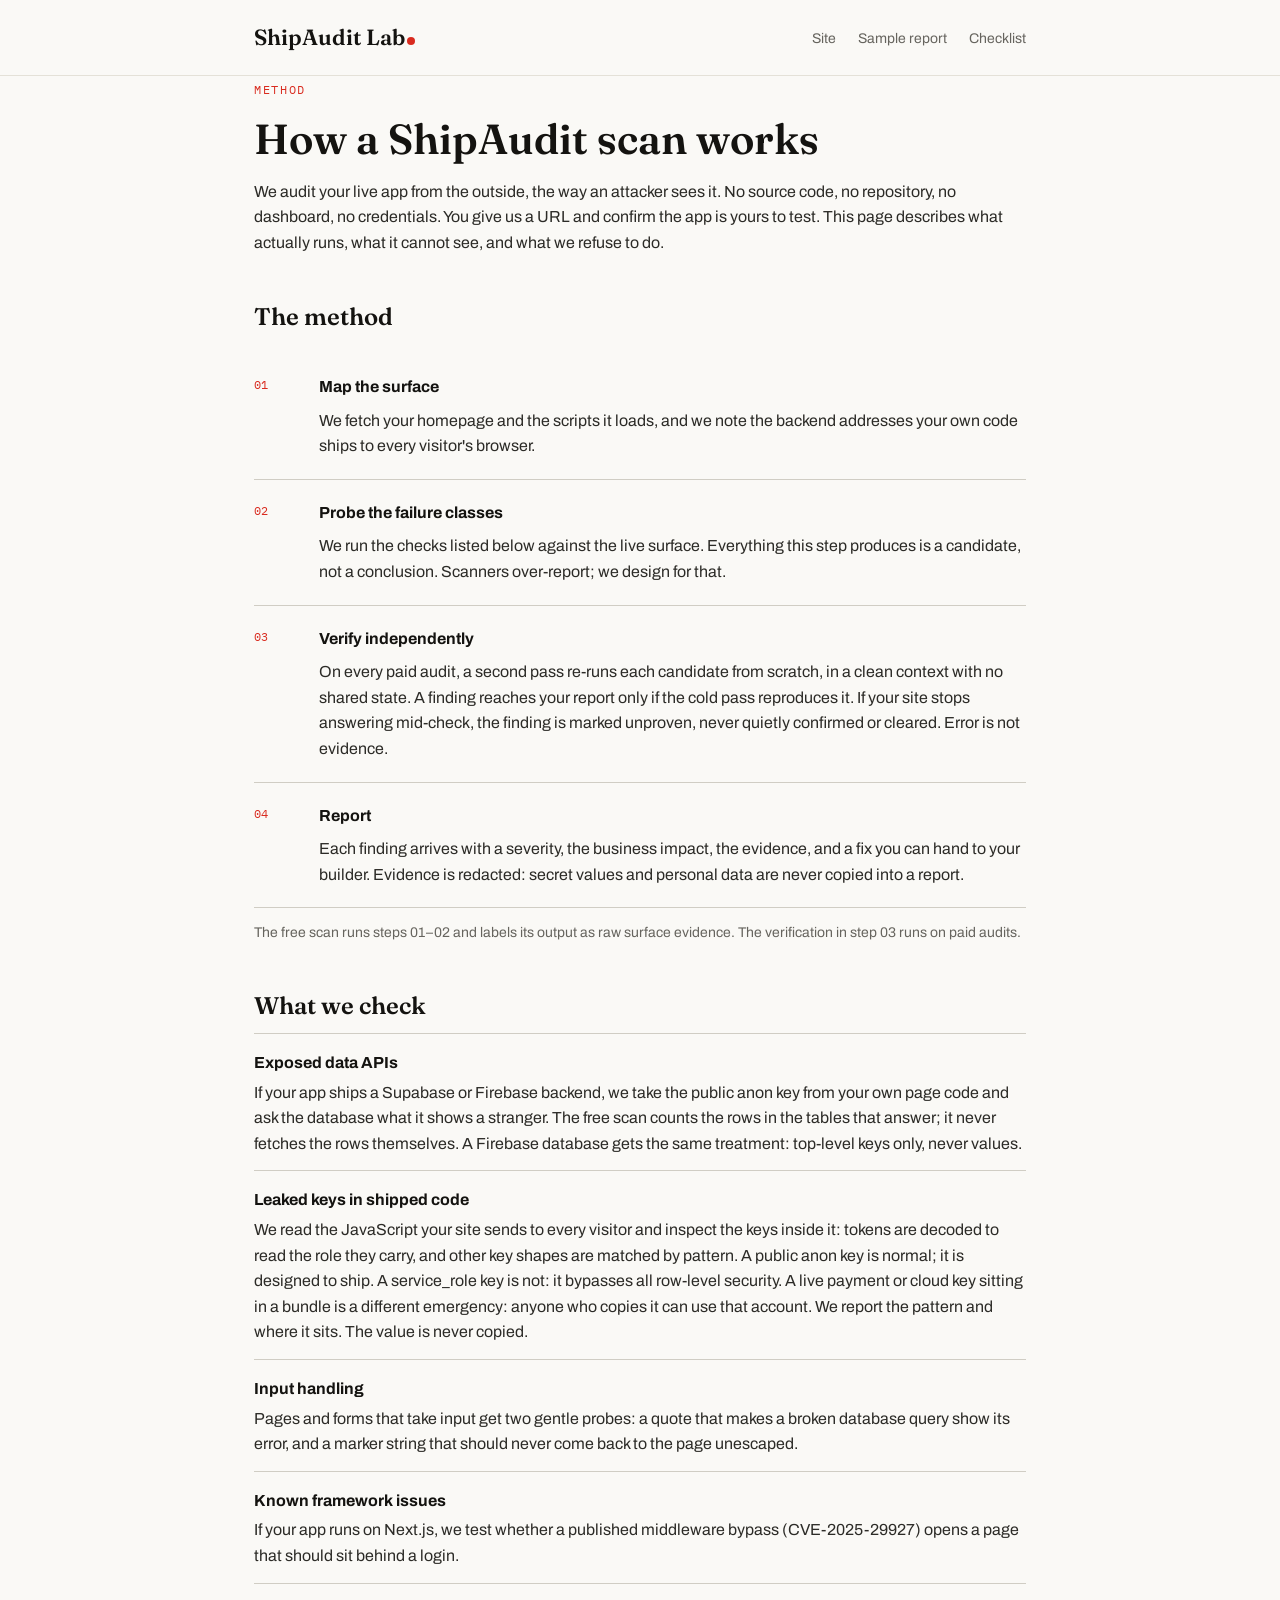
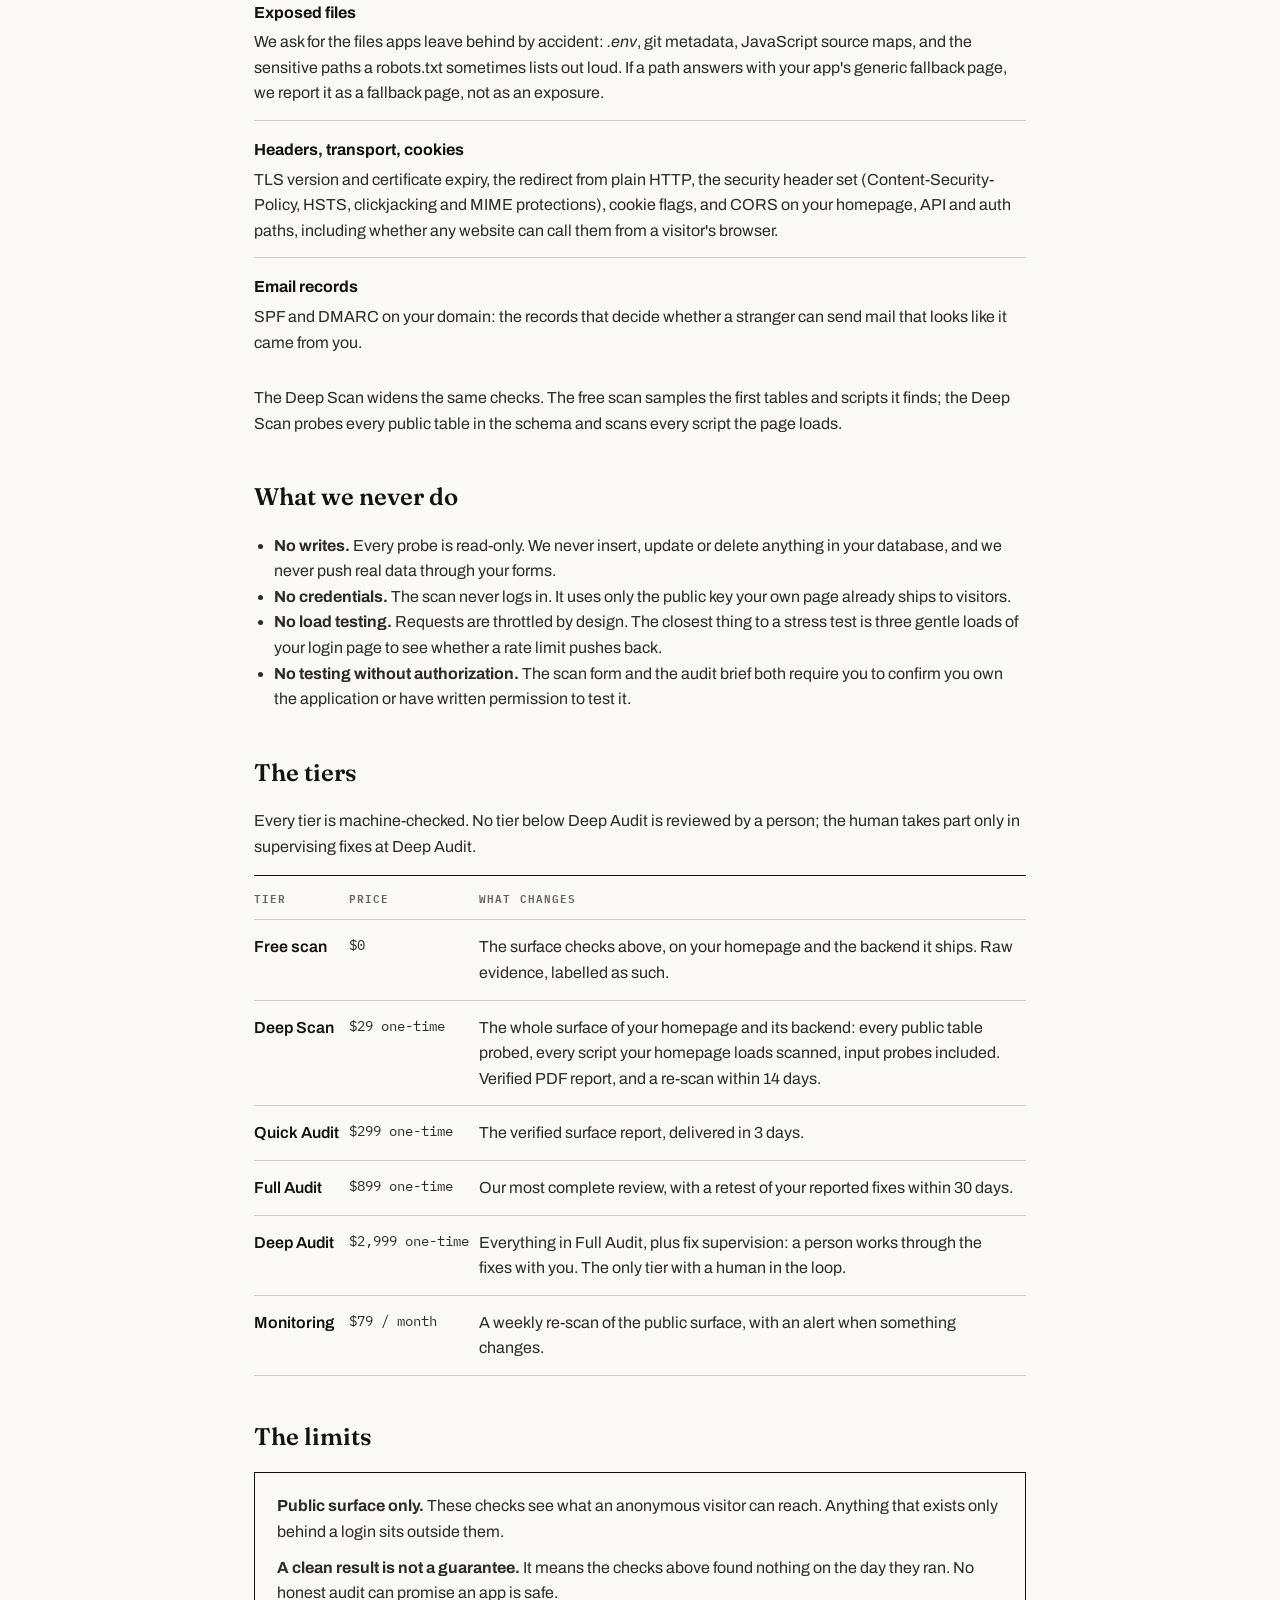
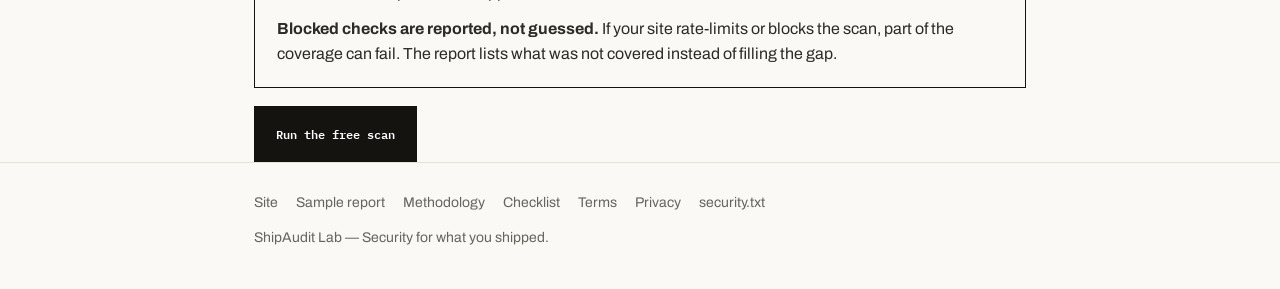
<file: methodology.html>
<!doctype html><html lang="en"><head><meta charset="utf-8"><meta name="viewport" content="width=device-width,initial-scale=1"><title>Methodology — How a ShipAudit scan works</title><meta name="description" content="How ShipAudit Lab audits your app from the outside: the checks that run, the independent verification pass, what we never do, and the limits of a surface audit."><link rel="canonical" href="https://shipauditlab.com/methodology.html"><link rel="icon" href="/favicon.svg" type="image/svg+xml"><link rel="preconnect" href="https://fonts.googleapis.com"><link rel="preconnect" href="https://fonts.gstatic.com" crossorigin><link href="https://fonts.googleapis.com/css2?family=Archivo:wght@400;500;600;700&family=Fraunces:ital,opsz,wght@0,9..144,600;1,9..144,600&family=IBM+Plex+Mono:wght@400;500;600&display=swap" rel="stylesheet"><style>:root{--paper:#faf9f6;--ink:#141310;--line:#e4e1d8;--line2:#d0cdc4;--red:#d92b1f;--muted:#66645e;--serif:'Fraunces',Georgia,serif;--sans:'Archivo',Arial,sans-serif;--mono:'IBM Plex Mono',monospace}*{box-sizing:border-box}body{margin:0;background:var(--paper);color:var(--ink);font-family:var(--sans);font-size:16px;line-height:1.6}.wrap{max-width:820px;margin:0 auto;padding:0 24px}header{border-bottom:1px solid var(--line)}header .wrap{display:flex;justify-content:space-between;align-items:center;padding-top:20px;padding-bottom:20px}.logo{font-family:var(--serif);font-weight:600;font-size:22px;color:var(--ink);text-decoration:none}.logo i{display:inline-block;width:8px;height:8px;background:var(--red);border-radius:50%;margin-left:2px}nav a{color:var(--muted);text-decoration:none;margin-left:22px;font-size:14px}nav a:hover{color:var(--ink)}main{padding:56px 0 72px}.eyebrow{font-family:var(--mono);font-size:12px;letter-spacing:.14em;color:var(--red);text-transform:uppercase}h1{font-family:var(--serif);font-weight:600;font-size:42px;line-height:1.12;margin:14px 0 10px}h2{font-family:var(--serif);font-weight:600;font-size:24px;margin:42px 0 8px}p,li{color:#2c2b27}ul{padding-left:20px}.fine{color:var(--muted);font-size:14px}.steps{margin-top:18px}.steps>div{display:grid;grid-template-columns:50px 1fr;gap:4px 15px;padding:20px 0;border-bottom:1px solid var(--line2)}.steps span{font:12px var(--mono);color:var(--red);padding-top:3px}.steps h3{font-size:16px;margin:0}.steps p{margin:4px 0 0;grid-column:2}.checks>div{border-top:1px solid var(--line2);padding:16px 0 4px}.checks h3{font-size:16px;margin:0 0 4px}.checks p{margin:0 0 10px}table.tiers{width:100%;border-collapse:collapse;border-top:1px solid var(--ink);margin-top:16px}table.tiers th{font:600 11px var(--mono);letter-spacing:.1em;text-align:left;color:var(--muted);padding:12px 10px 12px 0;border-bottom:1px solid var(--line2)}table.tiers td{padding:14px 10px 14px 0;border-bottom:1px solid var(--line2);vertical-align:top;color:#2c2b27}table.tiers td.t{font-weight:600;color:var(--ink);white-space:nowrap}table.tiers td.p{font-family:var(--mono);font-size:14px;white-space:nowrap}.limits{border:1px solid var(--ink);padding:20px 22px;margin-top:16px}.limits p{margin:0 0 10px}.limits p:last-child{margin:0}.button{display:inline-flex;align-items:center;gap:28px;border:1px solid var(--ink);background:var(--ink);color:#fff;text-decoration:none;padding:17px 21px;font:600 12px var(--mono);min-height:52px;margin-top:18px}footer{border-top:1px solid var(--line);padding:26px 0 40px}footer .wrap{display:flex;justify-content:space-between;flex-wrap:wrap;gap:12px}footer a{color:var(--muted);text-decoration:none;margin-right:18px;font-size:14px}footer a:hover{color:var(--ink)}@media (max-width:640px){table.tiers td.t,table.tiers td.p{white-space:normal}nav a{margin-left:14px}}</style></head><body><header><div class="wrap"><a class="logo" href="index.html">ShipAudit Lab<i></i></a><nav><a href="index.html">Site</a><a href="report.html">Sample report</a><a href="checklist.html">Checklist</a></nav></div></header><main class="wrap"><span class="eyebrow">Method</span><h1>How a ShipAudit scan works</h1><p>We audit your live app from the outside, the way an attacker sees it. No source code, no repository, no dashboard, no credentials. You give us a URL and confirm the app is yours to test. This page describes what actually runs, what it cannot see, and what we refuse to do.</p>

<h2>The method</h2>
<div class="steps">
<div><span>01</span><h3>Map the surface</h3><p>We fetch your homepage and the scripts it loads, and we note the backend addresses your own code ships to every visitor's browser.</p></div>
<div><span>02</span><h3>Probe the failure classes</h3><p>We run the checks listed below against the live surface. Everything this step produces is a candidate, not a conclusion. Scanners over-report; we design for that.</p></div>
<div><span>03</span><h3>Verify independently</h3><p>On every paid audit, a second pass re-runs each candidate from scratch, in a clean context with no shared state. A finding reaches your report only if the cold pass reproduces it. If your site stops answering mid-check, the finding is marked unproven, never quietly confirmed or cleared. Error is not evidence.</p></div>
<div><span>04</span><h3>Report</h3><p>Each finding arrives with a severity, the business impact, the evidence, and a fix you can hand to your builder. Evidence is redacted: secret values and personal data are never copied into a report.</p></div>
</div>
<p class="fine">The free scan runs steps 01–02 and labels its output as raw surface evidence. The verification in step 03 runs on paid audits.</p>

<h2>What we check</h2>
<div class="checks">
<div><h3>Exposed data APIs</h3><p>If your app ships a Supabase or Firebase backend, we take the public anon key from your own page code and ask the database what it shows a stranger. The free scan counts the rows in the tables that answer; it never fetches the rows themselves. A Firebase database gets the same treatment: top-level keys only, never values.</p></div>
<div><h3>Leaked keys in shipped code</h3><p>We read the JavaScript your site sends to every visitor and inspect the keys inside it: tokens are decoded to read the role they carry, and other key shapes are matched by pattern. A public anon key is normal; it is designed to ship. A service_role key is not: it bypasses all row-level security. A live payment or cloud key sitting in a bundle is a different emergency: anyone who copies it can use that account. We report the pattern and where it sits. The value is never copied.</p></div>
<div><h3>Input handling</h3><p>Pages and forms that take input get two gentle probes: a quote that makes a broken database query show its error, and a marker string that should never come back to the page unescaped.</p></div>
<div><h3>Known framework issues</h3><p>If your app runs on Next.js, we test whether a published middleware bypass (CVE-2025-29927) opens a page that should sit behind a login.</p></div>
<div><h3>Exposed files</h3><p>We ask for the files apps leave behind by accident: <em>.env</em>, git metadata, JavaScript source maps, and the sensitive paths a robots.txt sometimes lists out loud. If a path answers with your app's generic fallback page, we report it as a fallback page, not as an exposure.</p></div>
<div><h3>Headers, transport, cookies</h3><p>TLS version and certificate expiry, the redirect from plain HTTP, the security header set (Content-Security-Policy, HSTS, clickjacking and MIME protections), cookie flags, and CORS on your homepage, API and auth paths, including whether any website can call them from a visitor's browser.</p></div>
<div><h3>Email records</h3><p>SPF and DMARC on your domain: the records that decide whether a stranger can send mail that looks like it came from you.</p></div>
</div>
<p>The Deep Scan widens the same checks. The free scan samples the first tables and scripts it finds; the Deep Scan probes every public table in the schema and scans every script the page loads.</p>

<h2>What we never do</h2>
<ul>
<li><strong>No writes.</strong> Every probe is read-only. We never insert, update or delete anything in your database, and we never push real data through your forms.</li>
<li><strong>No credentials.</strong> The scan never logs in. It uses only the public key your own page already ships to visitors.</li>
<li><strong>No load testing.</strong> Requests are throttled by design. The closest thing to a stress test is three gentle loads of your login page to see whether a rate limit pushes back.</li>
<li><strong>No testing without authorization.</strong> The scan form and the audit brief both require you to confirm you own the application or have written permission to test it.</li>
</ul>

<h2>The tiers</h2>
<p>Every tier is machine-checked. No tier below Deep Audit is reviewed by a person; the human takes part only in supervising fixes at Deep Audit.</p>
<table class="tiers"><thead><tr><th>TIER</th><th>PRICE</th><th>WHAT CHANGES</th></tr></thead><tbody>
<tr><td class="t">Free scan</td><td class="p">$0</td><td>The surface checks above, on your homepage and the backend it ships. Raw evidence, labelled as such.</td></tr>
<tr><td class="t">Deep Scan</td><td class="p">$29 one-time</td><td>The whole surface of your homepage and its backend: every public table probed, every script your homepage loads scanned, input probes included. Verified PDF report, and a re-scan within 14 days.</td></tr>
<tr><td class="t">Quick Audit</td><td class="p">$299 one-time</td><td>The verified surface report, delivered in 3 days.</td></tr>
<tr><td class="t">Full Audit</td><td class="p">$899 one-time</td><td>Our most complete review, with a retest of your reported fixes within 30 days.</td></tr>
<tr><td class="t">Deep Audit</td><td class="p">$2,999 one-time</td><td>Everything in Full Audit, plus fix supervision: a person works through the fixes with you. The only tier with a human in the loop.</td></tr>
<tr><td class="t">Monitoring</td><td class="p">$79 / month</td><td>A weekly re-scan of the public surface, with an alert when something changes.</td></tr>
</tbody></table>

<h2>The limits</h2>
<div class="limits">
<p><strong>Public surface only.</strong> These checks see what an anonymous visitor can reach. Anything that exists only behind a login sits outside them.</p>
<p><strong>A clean result is not a guarantee.</strong> It means the checks above found nothing on the day they ran. No honest audit can promise an app is safe.</p>
<p><strong>Blocked checks are reported, not guessed.</strong> If your site rate-limits or blocks the scan, part of the coverage can fail. The report lists what was not covered instead of filling the gap.</p>
</div>

<a class="button" href="/#scan">Run the free scan</a>
</main><footer><div class="wrap"><div><a href="index.html">Site</a><a href="report.html">Sample report</a><a href="methodology.html">Methodology</a><a href="checklist.html">Checklist</a><a href="terms.html">Terms</a><a href="privacy.html">Privacy</a><a href="/.well-known/security.txt">security.txt</a></div><span class="fine">ShipAudit Lab — Security for what you shipped.</span></div></footer></body></html>
</file>
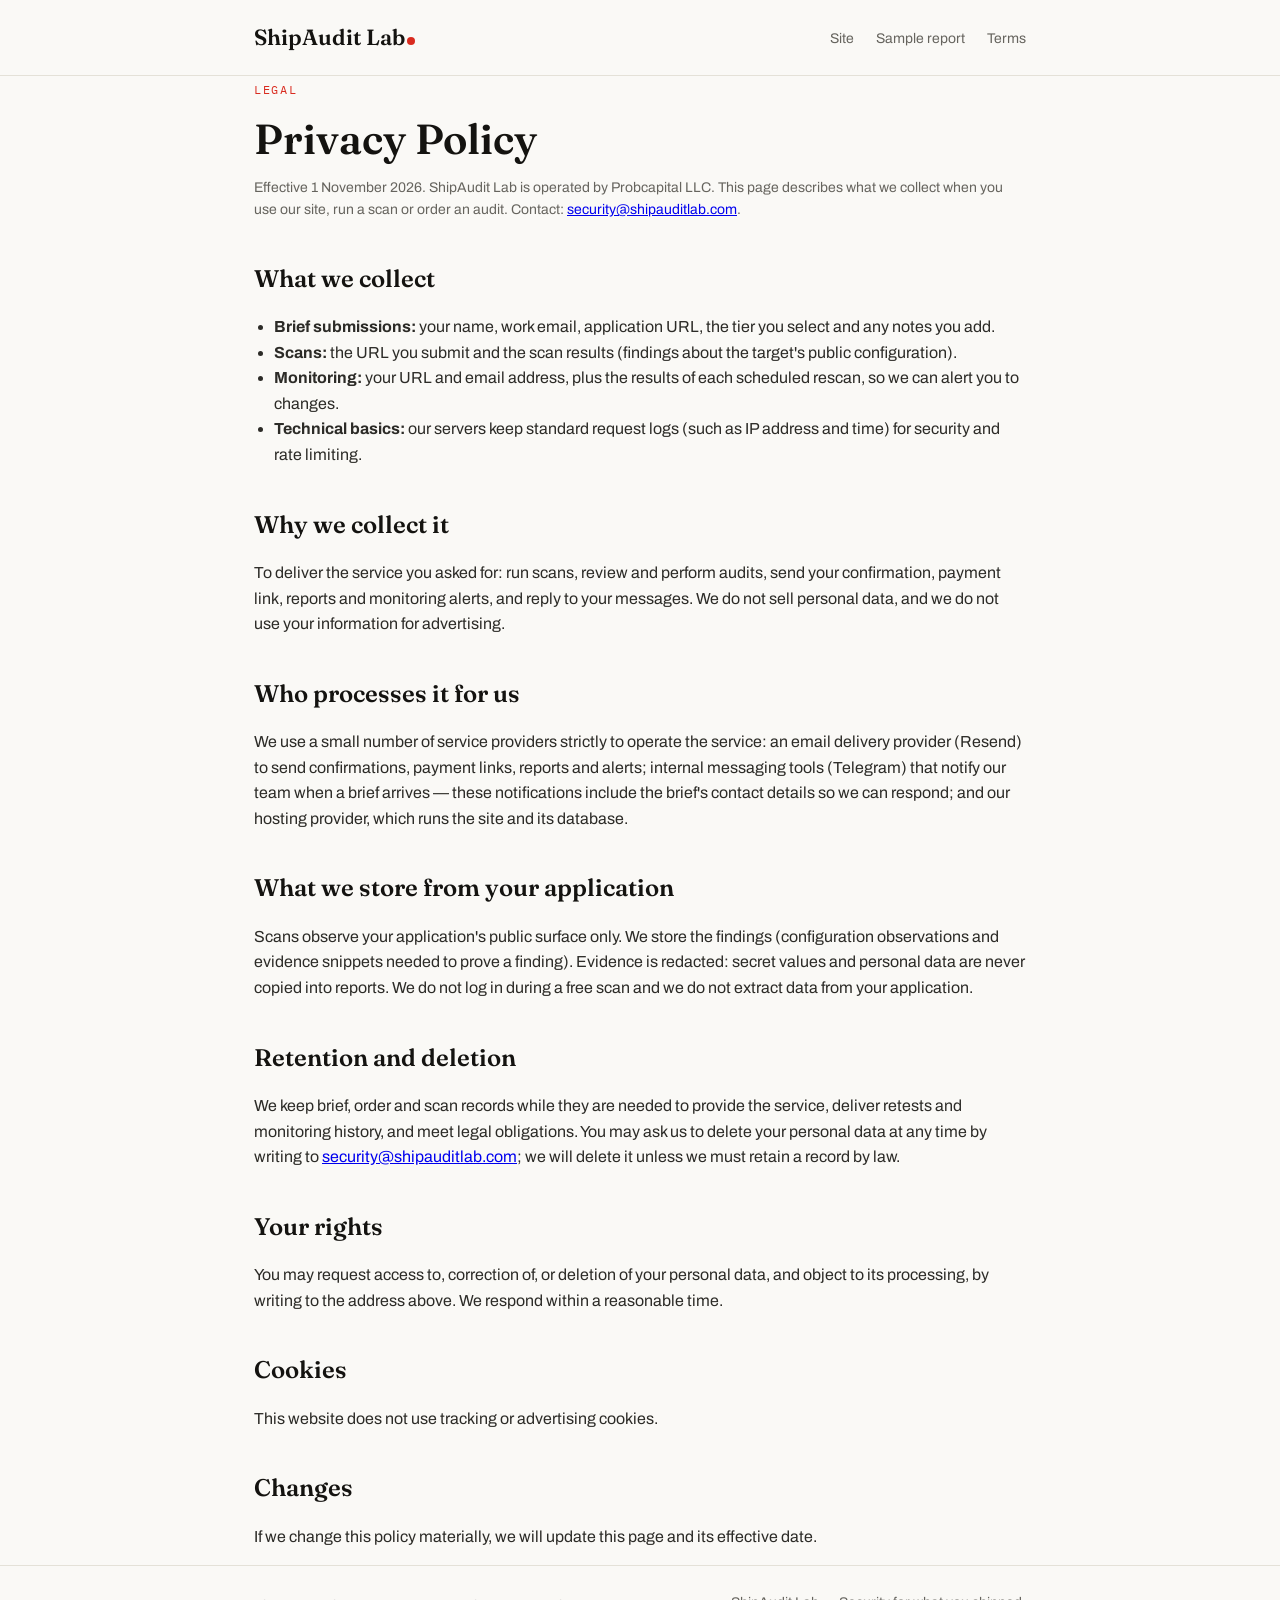
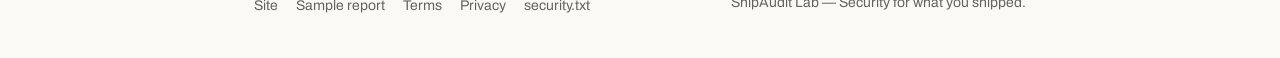
<file: privacy.html>
<!doctype html><html lang="en"><head><meta charset="utf-8"><meta name="viewport" content="width=device-width,initial-scale=1"><title>Privacy Policy — ShipAudit Lab</title><meta name="description" content="What ShipAudit Lab collects when you run a scan or order an audit, why, and your choices."><link rel="icon" href="/favicon.svg" type="image/svg+xml"><link rel="preconnect" href="https://fonts.googleapis.com"><link rel="preconnect" href="https://fonts.gstatic.com" crossorigin><link href="https://fonts.googleapis.com/css2?family=Archivo:wght@400;500;600;700&family=Fraunces:ital,opsz,wght@0,9..144,600;1,9..144,600&family=IBM+Plex+Mono:wght@400;500;600&display=swap" rel="stylesheet"><style>:root{--paper:#faf9f6;--ink:#141310;--line:#e4e1d8;--red:#d92b1f;--muted:#66645e;--serif:'Fraunces',Georgia,serif;--sans:'Archivo',Arial,sans-serif;--mono:'IBM Plex Mono',monospace}*{box-sizing:border-box}body{margin:0;background:var(--paper);color:var(--ink);font-family:var(--sans);font-size:16px;line-height:1.6}.wrap{max-width:820px;margin:0 auto;padding:0 24px}header{border-bottom:1px solid var(--line)}header .wrap{display:flex;justify-content:space-between;align-items:center;padding-top:20px;padding-bottom:20px}.logo{font-family:var(--serif);font-weight:600;font-size:22px;color:var(--ink);text-decoration:none}.logo i{display:inline-block;width:8px;height:8px;background:var(--red);border-radius:50%;margin-left:2px}nav a{color:var(--muted);text-decoration:none;margin-left:22px;font-size:14px}nav a:hover{color:var(--ink)}main{padding:56px 0 72px}.eyebrow{font-family:var(--mono);font-size:12px;letter-spacing:.14em;color:var(--red);text-transform:uppercase}h1{font-family:var(--serif);font-weight:600;font-size:42px;line-height:1.12;margin:14px 0 10px}h2{font-family:var(--serif);font-weight:600;font-size:24px;margin:38px 0 8px}p,li{color:#2c2b27}ul{padding-left:20px}.fine{color:var(--muted);font-size:14px}footer{border-top:1px solid var(--line);padding:26px 0 40px}footer .wrap{display:flex;justify-content:space-between;flex-wrap:wrap;gap:12px}footer a{color:var(--muted);text-decoration:none;margin-right:18px;font-size:14px}footer a:hover{color:var(--ink)}</style></head><body><header><div class="wrap"><a class="logo" href="index.html">ShipAudit Lab<i></i></a><nav><a href="index.html">Site</a><a href="report.html">Sample report</a><a href="terms.html">Terms</a></nav></div></header><main class="wrap"><span class="eyebrow">Legal</span><h1>Privacy Policy</h1><p class="fine">Effective 1 November 2026. ShipAudit Lab is operated by Probcapital LLC. This page describes what we collect when you use our site, run a scan or order an audit. Contact: <a href="mailto:security@shipauditlab.com">security@shipauditlab.com</a>.</p>

<h2>What we collect</h2><ul><li><strong>Brief submissions:</strong> your name, work email, application URL, the tier you select and any notes you add.</li><li><strong>Scans:</strong> the URL you submit and the scan results (findings about the target's public configuration).</li><li><strong>Monitoring:</strong> your URL and email address, plus the results of each scheduled rescan, so we can alert you to changes.</li><li><strong>Technical basics:</strong> our servers keep standard request logs (such as IP address and time) for security and rate limiting.</li></ul>

<h2>Why we collect it</h2><p>To deliver the service you asked for: run scans, review and perform audits, send your confirmation, payment link, reports and monitoring alerts, and reply to your messages. We do not sell personal data, and we do not use your information for advertising.</p>

<h2>Who processes it for us</h2><p>We use a small number of service providers strictly to operate the service: an email delivery provider (Resend) to send confirmations, payment links, reports and alerts; internal messaging tools (Telegram) that notify our team when a brief arrives — these notifications include the brief's contact details so we can respond; and our hosting provider, which runs the site and its database.</p>

<h2>What we store from your application</h2><p>Scans observe your application's public surface only. We store the findings (configuration observations and evidence snippets needed to prove a finding). Evidence is redacted: secret values and personal data are never copied into reports. We do not log in during a free scan and we do not extract data from your application.</p>

<h2>Retention and deletion</h2><p>We keep brief, order and scan records while they are needed to provide the service, deliver retests and monitoring history, and meet legal obligations. You may ask us to delete your personal data at any time by writing to <a href="mailto:security@shipauditlab.com">security@shipauditlab.com</a>; we will delete it unless we must retain a record by law.</p>

<h2>Your rights</h2><p>You may request access to, correction of, or deletion of your personal data, and object to its processing, by writing to the address above. We respond within a reasonable time.</p>

<h2>Cookies</h2><p>This website does not use tracking or advertising cookies.</p>

<h2>Changes</h2><p>If we change this policy materially, we will update this page and its effective date.</p>
</main><footer><div class="wrap"><div><a href="index.html">Site</a><a href="report.html">Sample report</a><a href="terms.html">Terms</a><a href="privacy.html">Privacy</a><a href="/.well-known/security.txt">security.txt</a></div><span class="fine">ShipAudit Lab — Security for what you shipped.</span></div></footer></body></html>
</file>
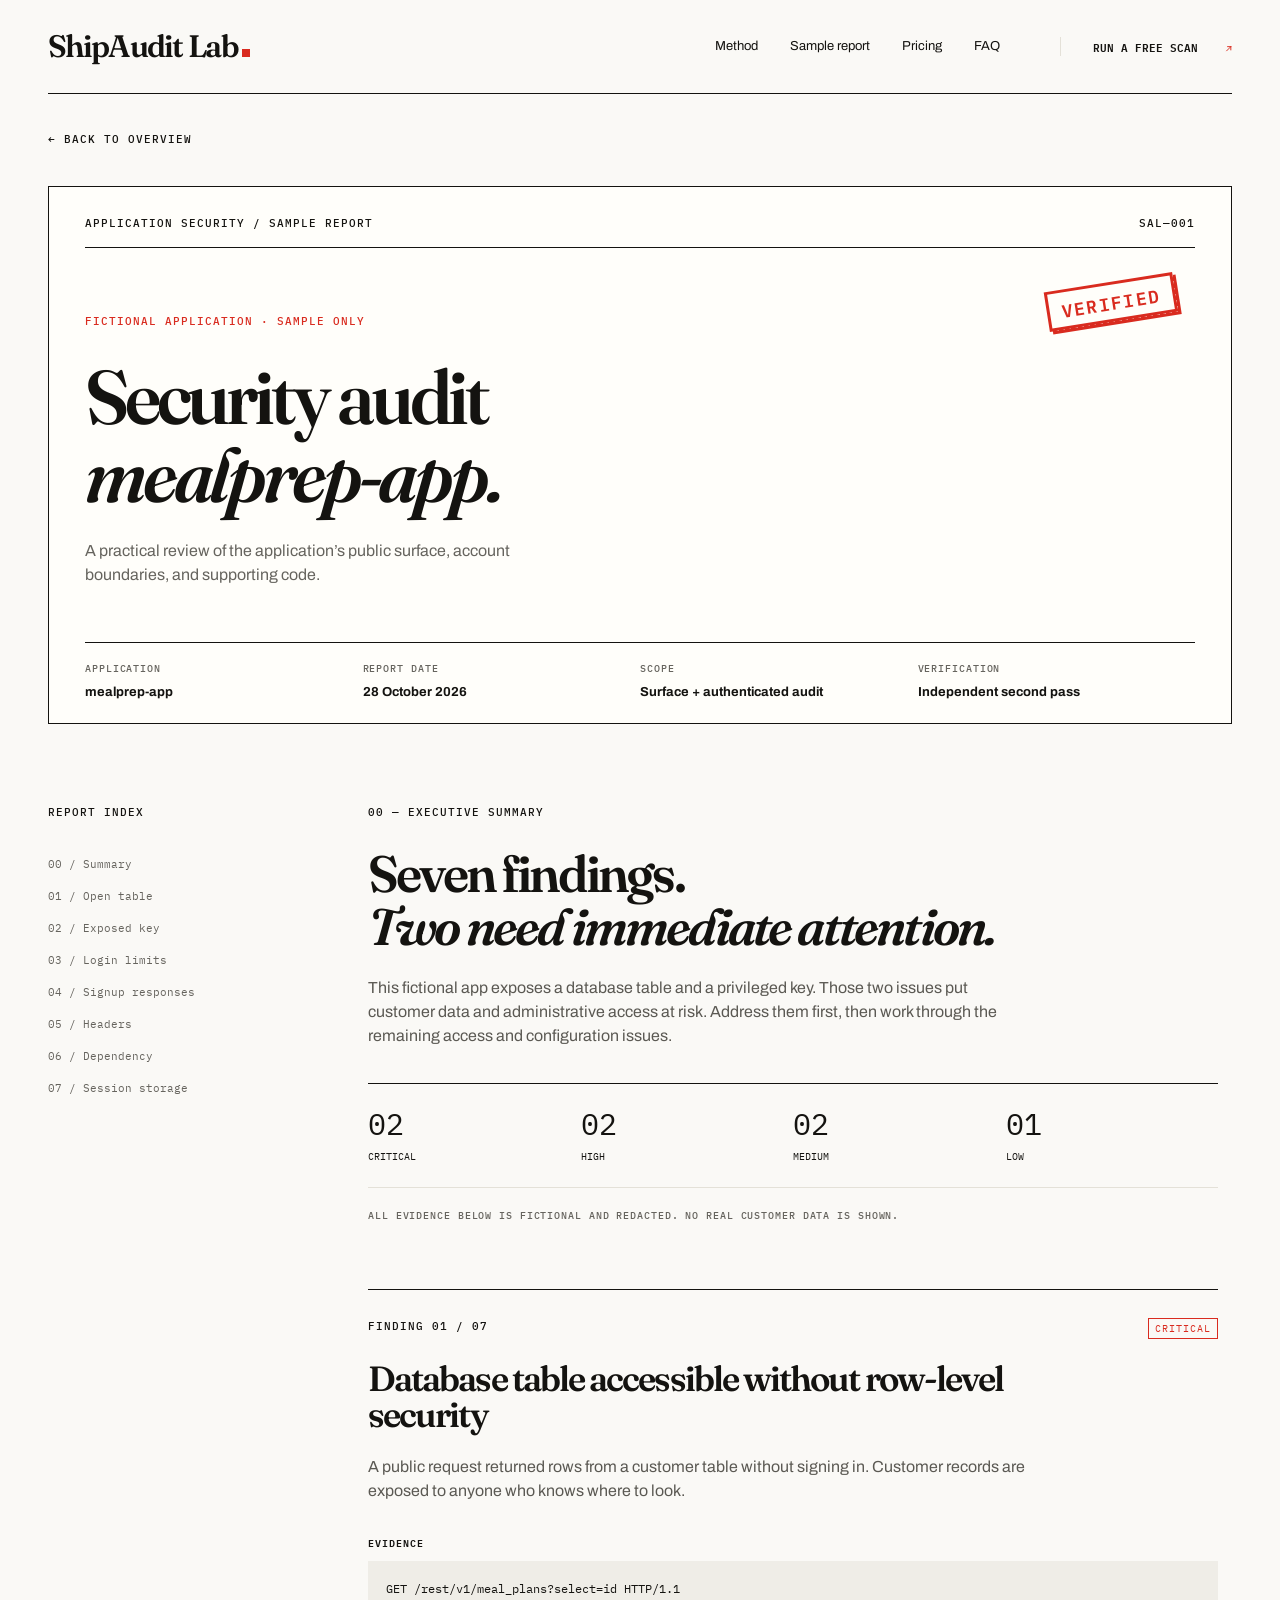
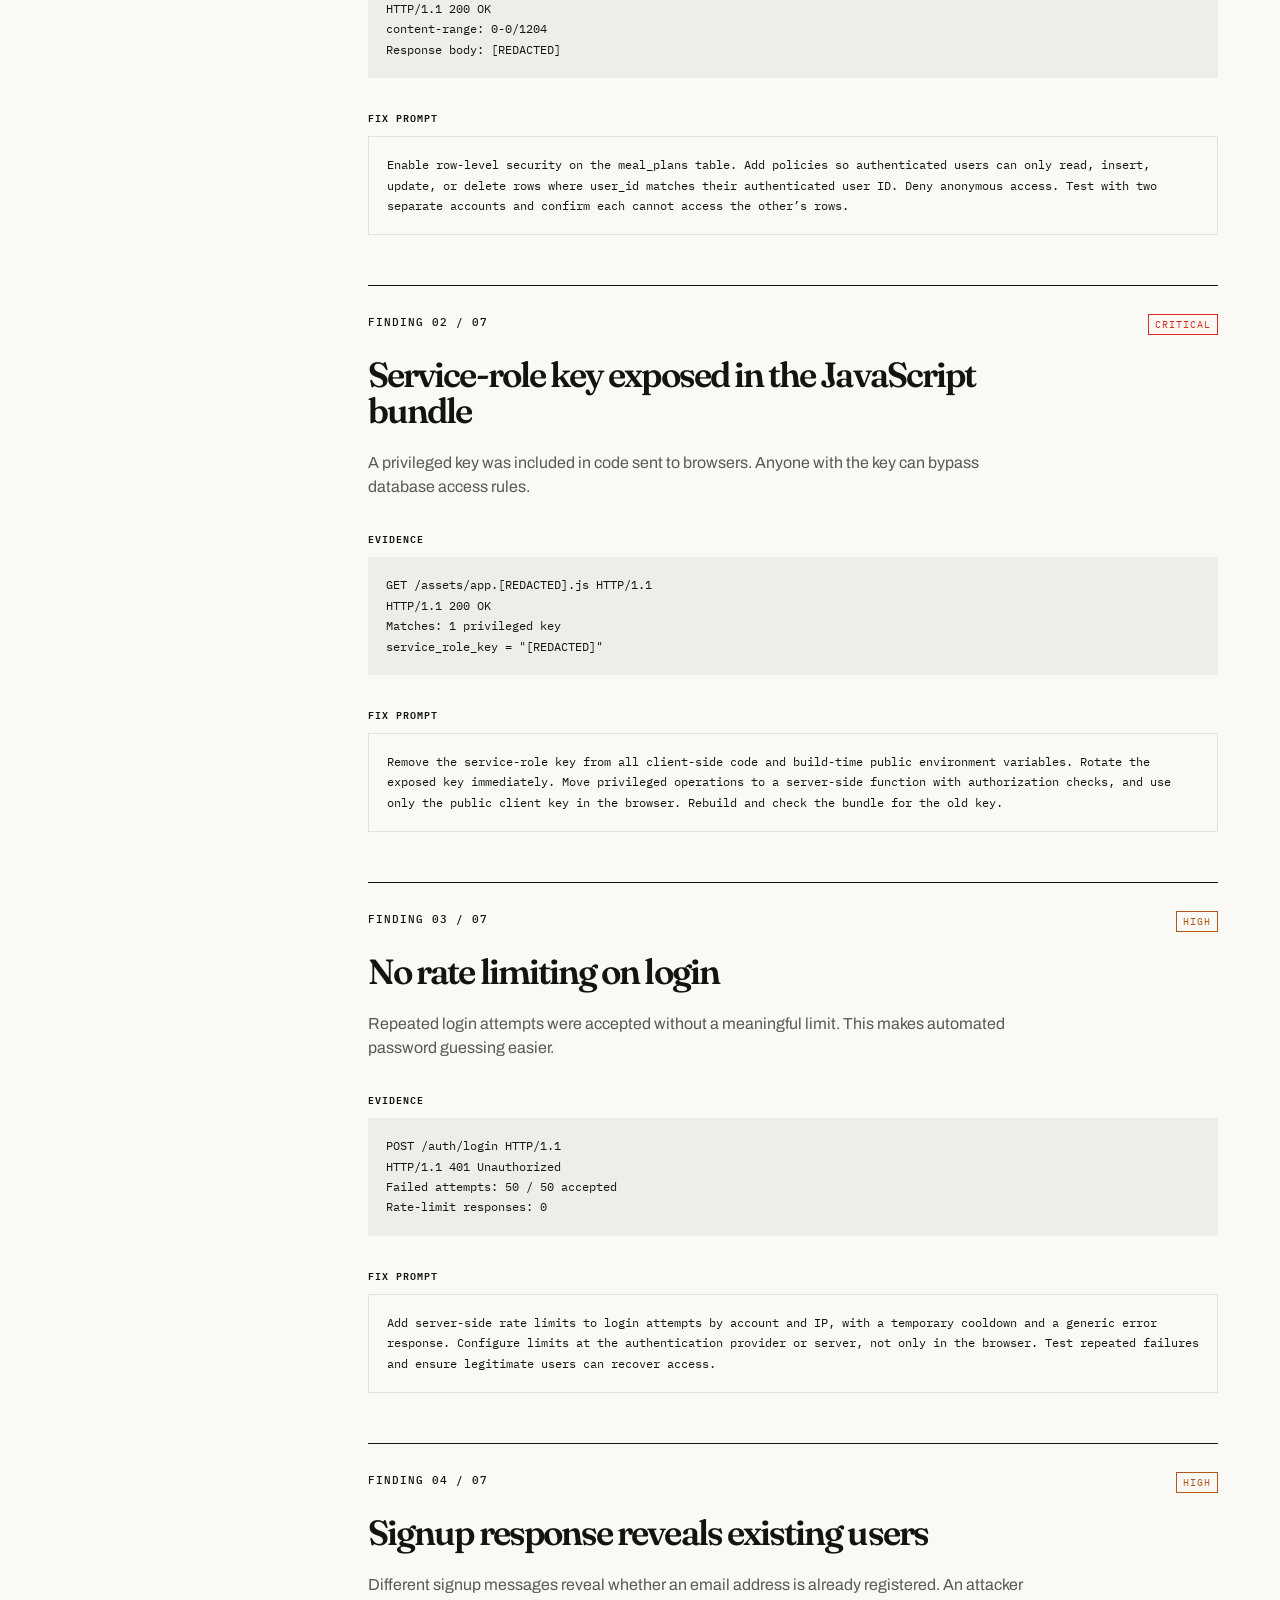
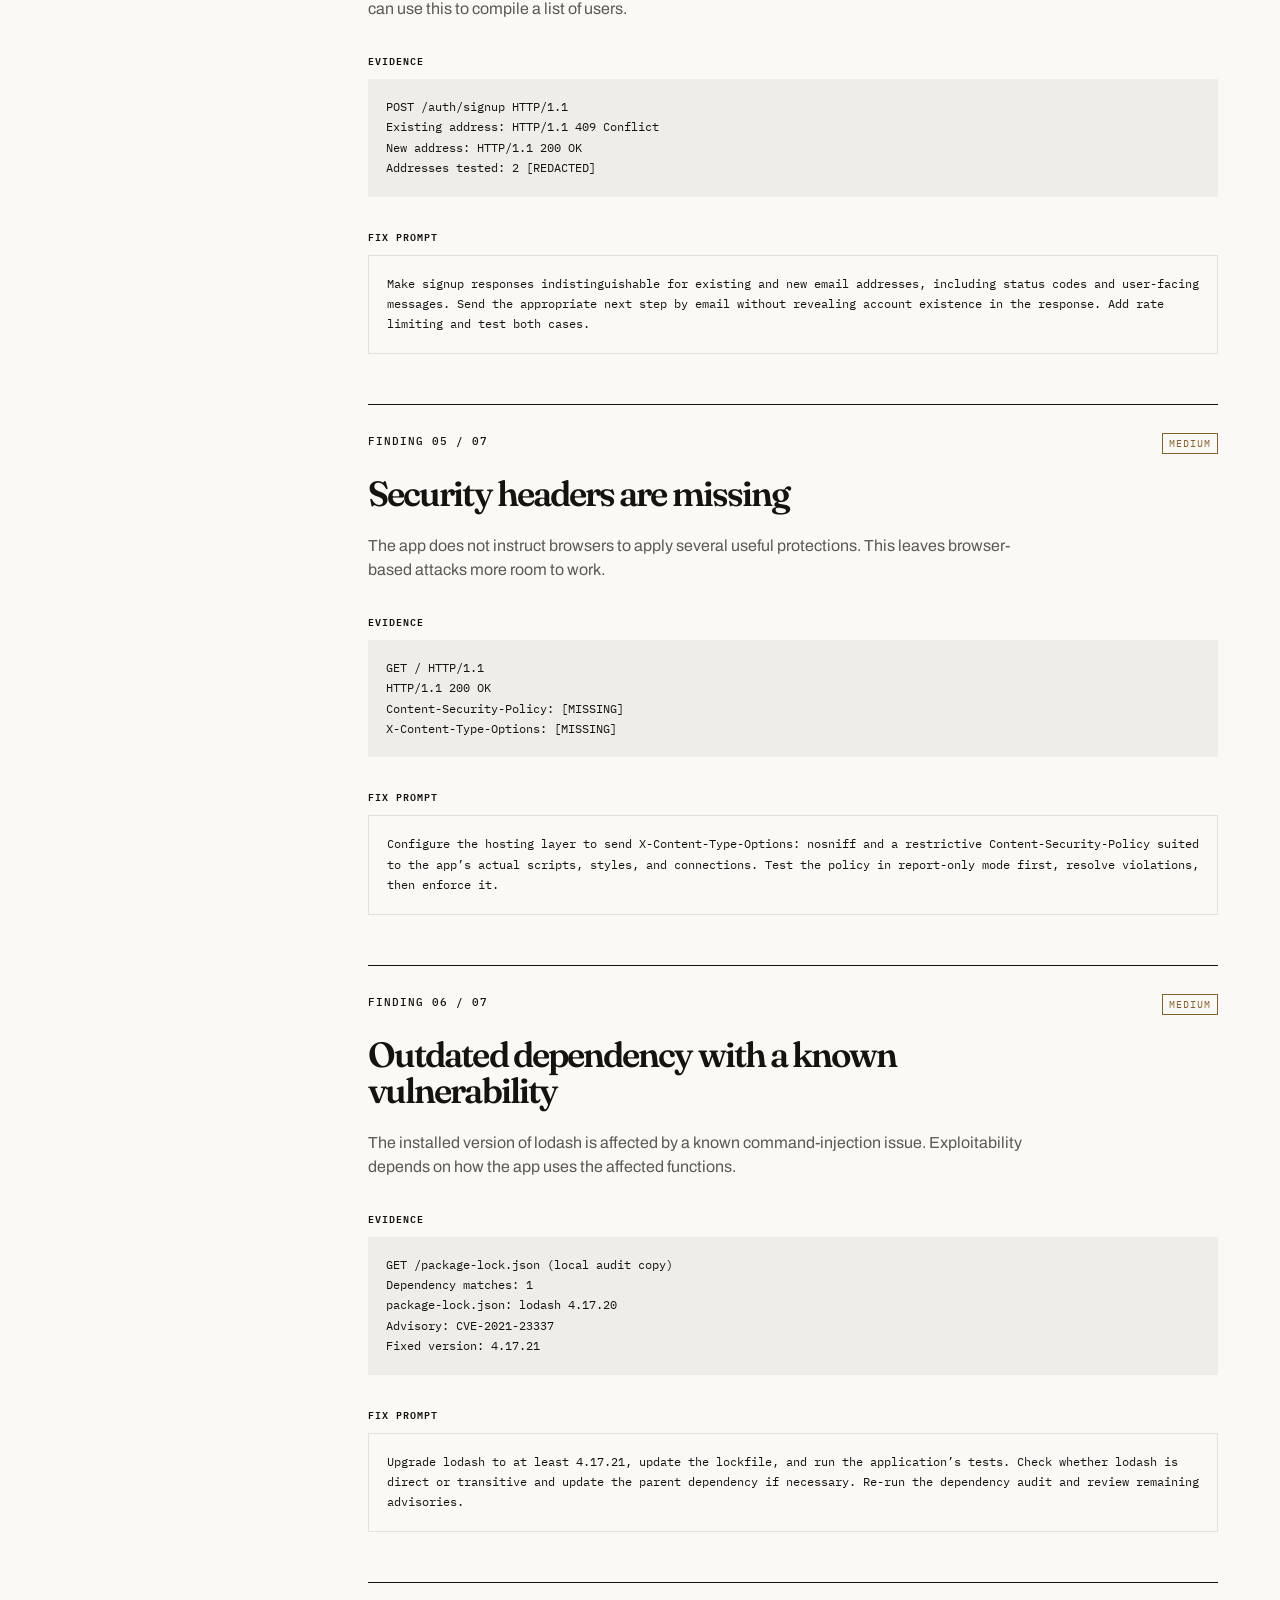
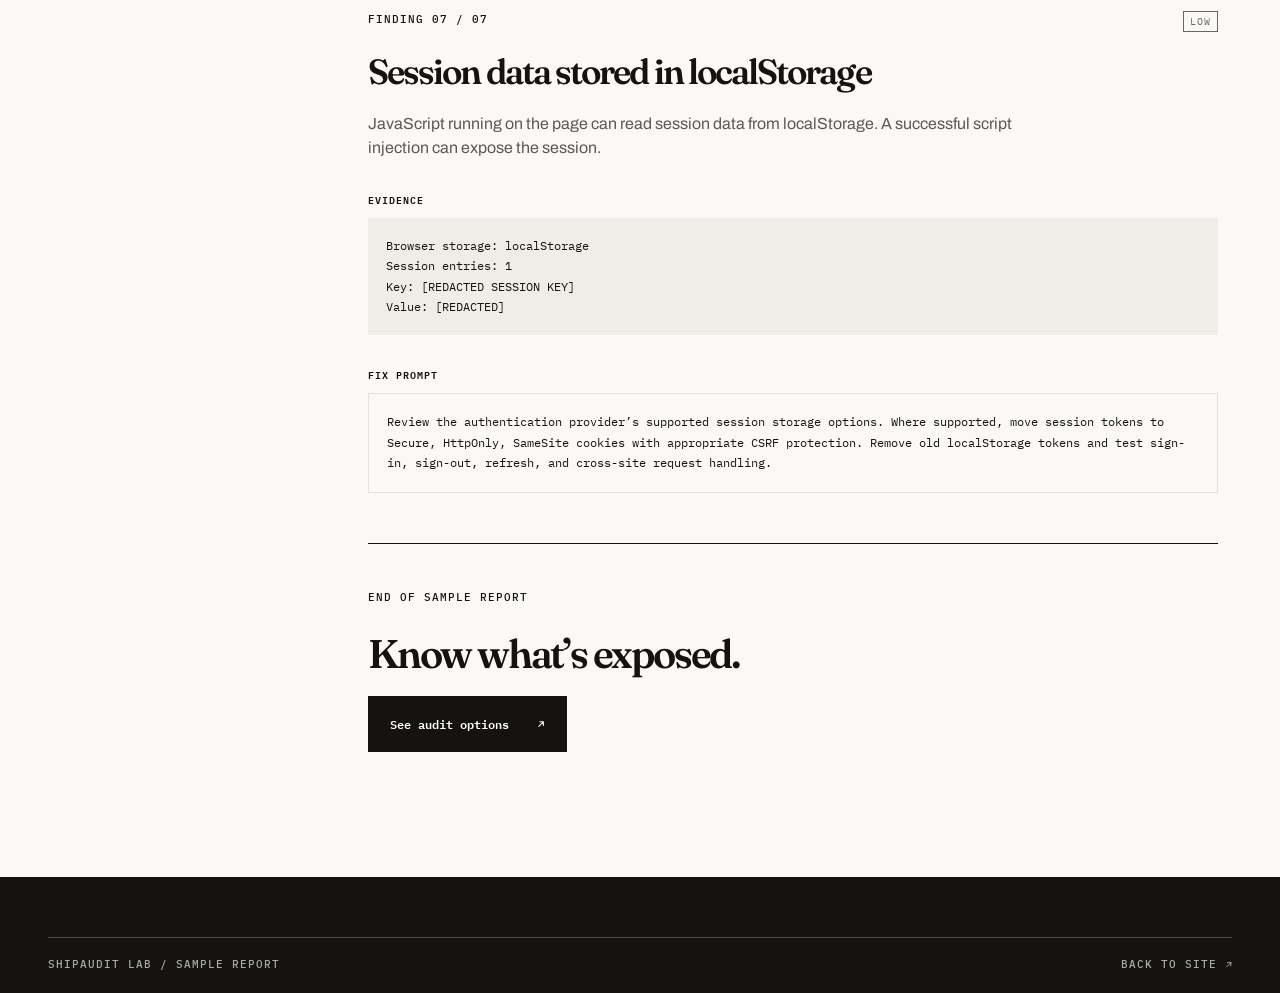
<file: report.html>
<!doctype html><html lang="en"><head><meta charset="utf-8"><meta name="viewport" content="width=device-width,initial-scale=1"><title>Sample audit report — ShipAudit Lab</title><meta name="description" content="A sample ShipAudit Lab audit report: verified findings with evidence, impact and fix prompts."><link rel="icon" href="/favicon.svg" type="image/svg+xml"><link rel="preconnect" href="https://fonts.googleapis.com"><link rel="preconnect" href="https://fonts.gstatic.com" crossorigin><link href="https://fonts.googleapis.com/css2?family=Archivo:wght@400;500;600;700&family=Fraunces:ital,opsz,wght@0,9..144,600;1,9..144,600&family=IBM+Plex+Mono:wght@400;500;600&display=swap" rel="stylesheet"><link rel="stylesheet" href="style.css"><script src="app.js" defer></script></head><body><header class="site-header wrap"><a class="logo" href="index.html"><span data-brand></span><i></i></a><nav aria-label="Main navigation"><a href="index.html#method">Method</a><a href="report.html" aria-current="page">Sample report</a><a href="index.html#pricing">Pricing</a><a href="index.html#faq">FAQ</a></nav><a class="header-cta" href="index.html#scan">Run a free scan <svg class="arr" viewBox="0 0 10 10" aria-hidden="true" focusable="false"><path d="M2.2 7.8 7.8 2.2M7.8 2.2H3.4M7.8 2.2v4.4" fill="none" stroke="currentColor" stroke-width="1.25" stroke-linecap="round" stroke-linejoin="round"/></svg></a></header><main class="wrap report-page"><a class="back-link" href="index.html">← BACK TO OVERVIEW</a><div class="report-cover"><div class="report-top"><span>APPLICATION SECURITY / SAMPLE REPORT</span><span>SAL—001</span></div><div class="stamp">VERIFIED</div><p class="eyebrow">FICTIONAL APPLICATION · SAMPLE ONLY</p><h1>Security audit<br><em>mealprep-app.</em></h1><p class="report-lead">A practical review of the application’s public surface, account boundaries, and supporting code.</p><div class="report-meta"><div><span>APPLICATION</span><strong>mealprep-app</strong></div><div><span>REPORT DATE</span><strong>28 October 2026</strong></div><div><span>SCOPE</span><strong>Surface + authenticated audit</strong></div><div><span>VERIFICATION</span><strong>Independent second pass</strong></div></div></div><div class="report-body"><aside class="report-sidebar"><p class="eyebrow">REPORT INDEX</p><a href="#summary">00 / Summary</a><a href="#f1">01 / Open table</a><a href="#f2">02 / Exposed key</a><a href="#f3">03 / Login limits</a><a href="#f4">04 / Signup responses</a><a href="#f5">05 / Headers</a><a href="#f6">06 / Dependency</a><a href="#f7">07 / Session storage</a></aside><div class="report-content"><section id="summary" class="report-summary"><p class="eyebrow">00 — EXECUTIVE SUMMARY</p><h2>Seven findings.<br><em>Two need immediate attention.</em></h2><p>This fictional app exposes a database table and a privileged key. Those two issues put customer data and administrative access at risk. Address them first, then work through the remaining access and configuration issues.</p><div class="severity-counts"><div><b>02</b><span>CRITICAL</span></div><div><b>02</b><span>HIGH</span></div><div><b>02</b><span>MEDIUM</span></div><div><b>01</b><span>LOW</span></div></div><p class="fine">ALL EVIDENCE BELOW IS FICTIONAL AND REDACTED. NO REAL CUSTOMER DATA IS SHOWN.</p></section>
<article class="finding" id="f1"><div class="finding-top"><span>FINDING 01 / 07</span><span class="chip critical">CRITICAL</span></div><h2>Database table accessible without row-level security</h2><p>A public request returned rows from a customer table without signing in. Customer records are exposed to anyone who knows where to look.</p><h4>Evidence</h4><pre>GET /rest/v1/meal_plans?select=id HTTP/1.1
HTTP/1.1 200 OK
content-range: 0-0/1204
Response body: [REDACTED]</pre><h4>Fix prompt</h4><div class="fix">Enable row-level security on the meal_plans table. Add policies so authenticated users can only read, insert, update, or delete rows where user_id matches their authenticated user ID. Deny anonymous access. Test with two separate accounts and confirm each cannot access the other’s rows.</div></article>
<article class="finding" id="f2"><div class="finding-top"><span>FINDING 02 / 07</span><span class="chip critical">CRITICAL</span></div><h2>Service-role key exposed in the JavaScript bundle</h2><p>A privileged key was included in code sent to browsers. Anyone with the key can bypass database access rules.</p><h4>Evidence</h4><pre>GET /assets/app.[REDACTED].js HTTP/1.1
HTTP/1.1 200 OK
Matches: 1 privileged key
service_role_key = "[REDACTED]"</pre><h4>Fix prompt</h4><div class="fix">Remove the service-role key from all client-side code and build-time public environment variables. Rotate the exposed key immediately. Move privileged operations to a server-side function with authorization checks, and use only the public client key in the browser. Rebuild and check the bundle for the old key.</div></article>
<article class="finding" id="f3"><div class="finding-top"><span>FINDING 03 / 07</span><span class="chip high">HIGH</span></div><h2>No rate limiting on login</h2><p>Repeated login attempts were accepted without a meaningful limit. This makes automated password guessing easier.</p><h4>Evidence</h4><pre>POST /auth/login HTTP/1.1
HTTP/1.1 401 Unauthorized
Failed attempts: 50 / 50 accepted
Rate-limit responses: 0</pre><h4>Fix prompt</h4><div class="fix">Add server-side rate limits to login attempts by account and IP, with a temporary cooldown and a generic error response. Configure limits at the authentication provider or server, not only in the browser. Test repeated failures and ensure legitimate users can recover access.</div></article>
<article class="finding" id="f4"><div class="finding-top"><span>FINDING 04 / 07</span><span class="chip high">HIGH</span></div><h2>Signup response reveals existing users</h2><p>Different signup messages reveal whether an email address is already registered. An attacker can use this to compile a list of users.</p><h4>Evidence</h4><pre>POST /auth/signup HTTP/1.1
Existing address: HTTP/1.1 409 Conflict
New address: HTTP/1.1 200 OK
Addresses tested: 2 [REDACTED]</pre><h4>Fix prompt</h4><div class="fix">Make signup responses indistinguishable for existing and new email addresses, including status codes and user-facing messages. Send the appropriate next step by email without revealing account existence in the response. Add rate limiting and test both cases.</div></article>
<article class="finding" id="f5"><div class="finding-top"><span>FINDING 05 / 07</span><span class="chip medium">MEDIUM</span></div><h2>Security headers are missing</h2><p>The app does not instruct browsers to apply several useful protections. This leaves browser-based attacks more room to work.</p><h4>Evidence</h4><pre>GET / HTTP/1.1
HTTP/1.1 200 OK
Content-Security-Policy: [MISSING]
X-Content-Type-Options: [MISSING]</pre><h4>Fix prompt</h4><div class="fix">Configure the hosting layer to send X-Content-Type-Options: nosniff and a restrictive Content-Security-Policy suited to the app’s actual scripts, styles, and connections. Test the policy in report-only mode first, resolve violations, then enforce it.</div></article>
<article class="finding" id="f6"><div class="finding-top"><span>FINDING 06 / 07</span><span class="chip medium">MEDIUM</span></div><h2>Outdated dependency with a known vulnerability</h2><p>The installed version of lodash is affected by a known command-injection issue. Exploitability depends on how the app uses the affected functions.</p><h4>Evidence</h4><pre>GET /package-lock.json (local audit copy)
Dependency matches: 1
package-lock.json: lodash 4.17.20
Advisory: CVE-2021-23337
Fixed version: 4.17.21</pre><h4>Fix prompt</h4><div class="fix">Upgrade lodash to at least 4.17.21, update the lockfile, and run the application’s tests. Check whether lodash is direct or transitive and update the parent dependency if necessary. Re-run the dependency audit and review remaining advisories.</div></article>
<article class="finding" id="f7"><div class="finding-top"><span>FINDING 07 / 07</span><span class="chip low">LOW</span></div><h2>Session data stored in localStorage</h2><p>JavaScript running on the page can read session data from localStorage. A successful script injection can expose the session.</p><h4>Evidence</h4><pre>Browser storage: localStorage
Session entries: 1
Key: [REDACTED SESSION KEY]
Value: [REDACTED]</pre><h4>Fix prompt</h4><div class="fix">Review the authentication provider’s supported session storage options. Where supported, move session tokens to Secure, HttpOnly, SameSite cookies with appropriate CSRF protection. Remove old localStorage tokens and test sign-in, sign-out, refresh, and cross-site request handling.</div></article><div class="report-end"><p class="eyebrow">END OF SAMPLE REPORT</p><h2>Know what’s exposed.</h2><a href="index.html#pricing" class="button">See audit options <svg class="arr" viewBox="0 0 10 10" aria-hidden="true" focusable="false"><path d="M2.2 7.8 7.8 2.2M7.8 2.2H3.4M7.8 2.2v4.4" fill="none" stroke="currentColor" stroke-width="1.25" stroke-linecap="round" stroke-linejoin="round"/></svg></a></div></div></div></main><footer class="footer"><div class="wrap footer-bottom"><span><span data-brand></span> / SAMPLE REPORT</span><a href="index.html">BACK TO SITE <svg class="arr" viewBox="0 0 10 10" aria-hidden="true" focusable="false"><path d="M2.2 7.8 7.8 2.2M7.8 2.2H3.4M7.8 2.2v4.4" fill="none" stroke="currentColor" stroke-width="1.25" stroke-linecap="round" stroke-linejoin="round"/></svg></a></div></footer></body></html>
</file>
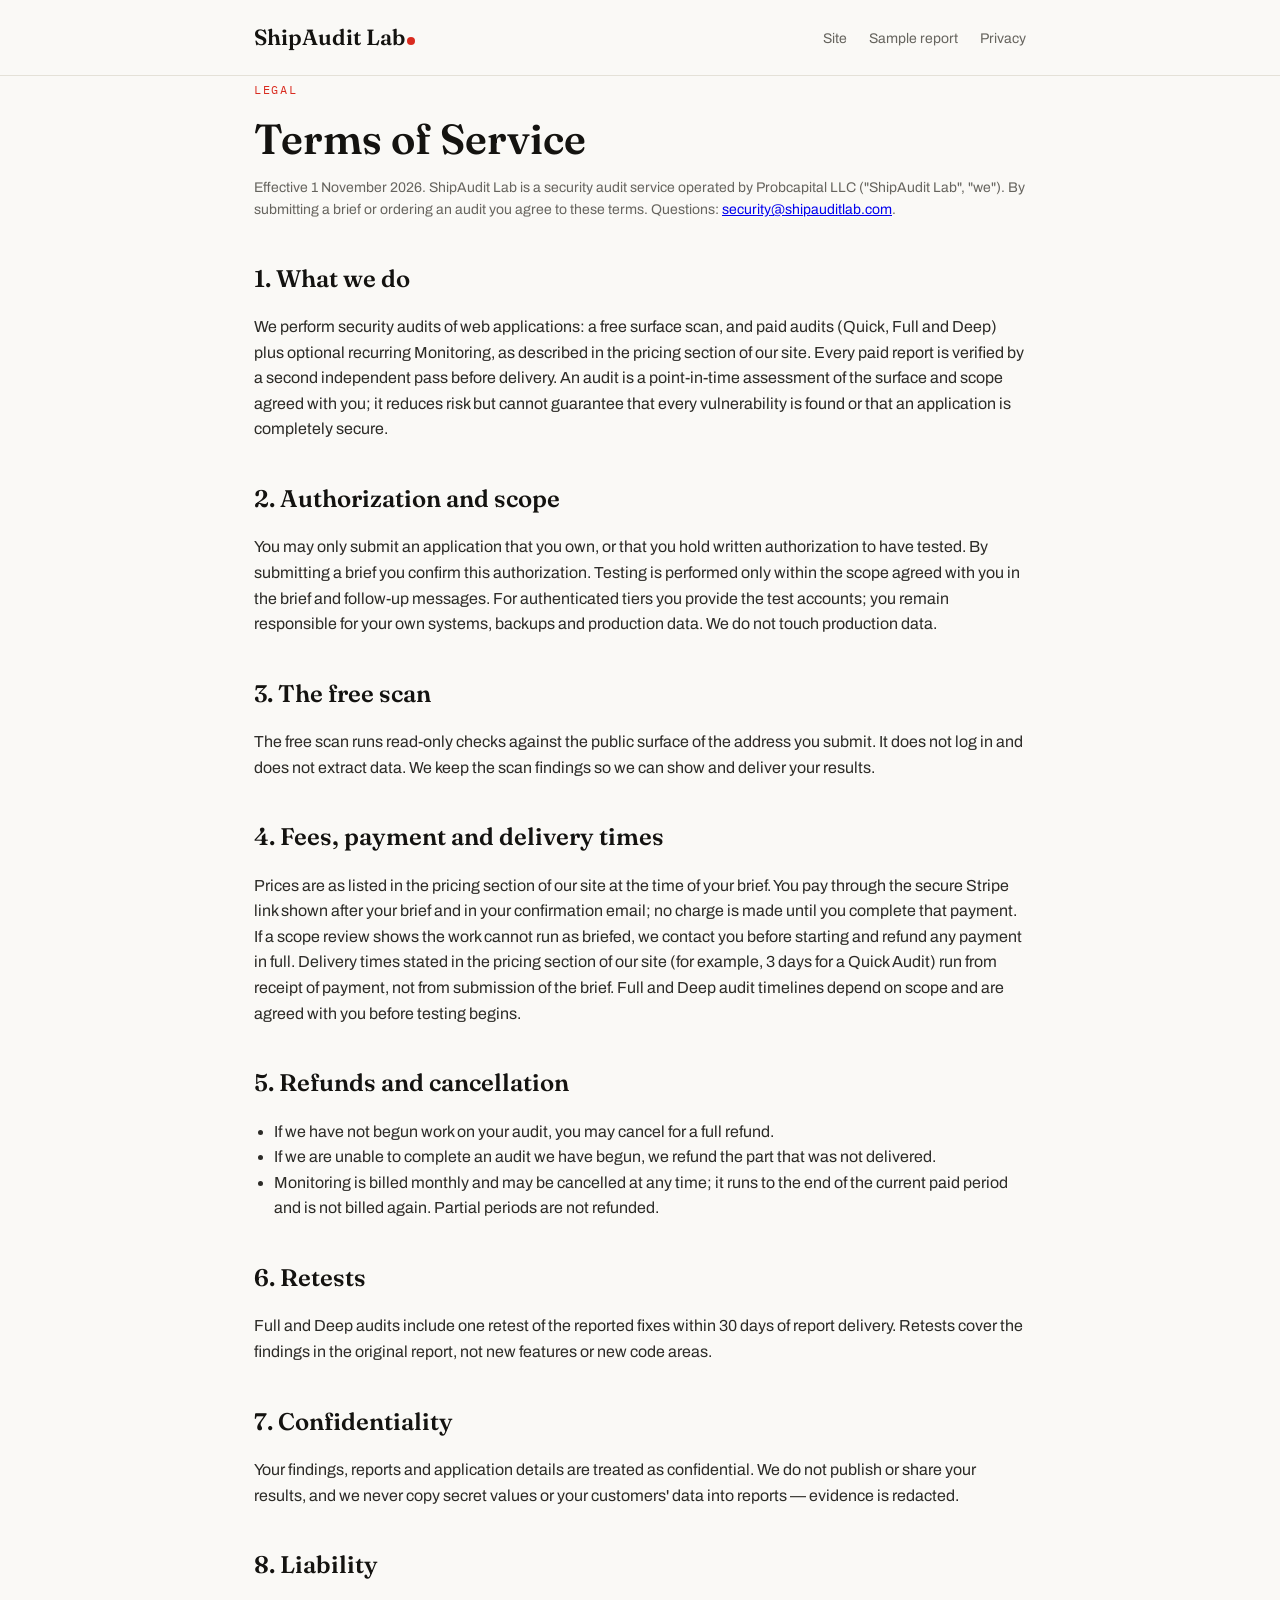
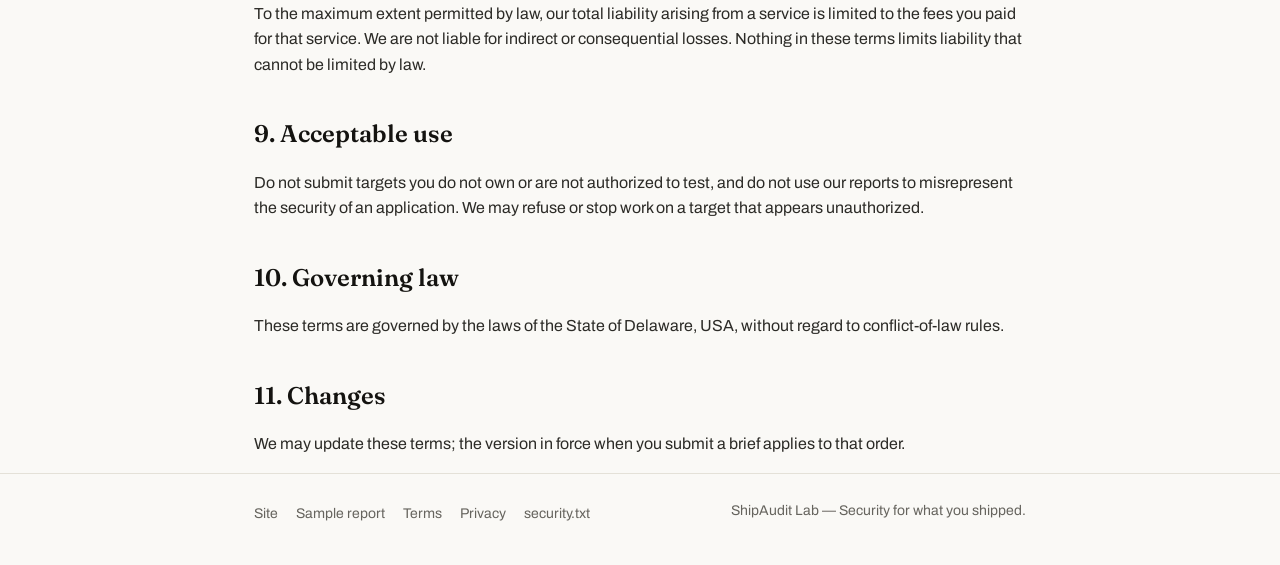
<file: terms.html>
<!doctype html><html lang="en"><head><meta charset="utf-8"><meta name="viewport" content="width=device-width,initial-scale=1"><title>Terms of Service — ShipAudit Lab</title><meta name="description" content="The terms that govern ShipAudit Lab security audits: scope, authorization, fees, refunds and liability."><link rel="icon" href="/favicon.svg" type="image/svg+xml"><link rel="preconnect" href="https://fonts.googleapis.com"><link rel="preconnect" href="https://fonts.gstatic.com" crossorigin><link href="https://fonts.googleapis.com/css2?family=Archivo:wght@400;500;600;700&family=Fraunces:ital,opsz,wght@0,9..144,600;1,9..144,600&family=IBM+Plex+Mono:wght@400;500;600&display=swap" rel="stylesheet"><style>:root{--paper:#faf9f6;--ink:#141310;--line:#e4e1d8;--red:#d92b1f;--muted:#66645e;--serif:'Fraunces',Georgia,serif;--sans:'Archivo',Arial,sans-serif;--mono:'IBM Plex Mono',monospace}*{box-sizing:border-box}body{margin:0;background:var(--paper);color:var(--ink);font-family:var(--sans);font-size:16px;line-height:1.6}.wrap{max-width:820px;margin:0 auto;padding:0 24px}header{border-bottom:1px solid var(--line)}header .wrap{display:flex;justify-content:space-between;align-items:center;padding-top:20px;padding-bottom:20px}.logo{font-family:var(--serif);font-weight:600;font-size:22px;color:var(--ink);text-decoration:none}.logo i{display:inline-block;width:8px;height:8px;background:var(--red);border-radius:50%;margin-left:2px}nav a{color:var(--muted);text-decoration:none;margin-left:22px;font-size:14px}nav a:hover{color:var(--ink)}main{padding:56px 0 72px}.eyebrow{font-family:var(--mono);font-size:12px;letter-spacing:.14em;color:var(--red);text-transform:uppercase}h1{font-family:var(--serif);font-weight:600;font-size:42px;line-height:1.12;margin:14px 0 10px}h2{font-family:var(--serif);font-weight:600;font-size:24px;margin:38px 0 8px}p,li{color:#2c2b27}ul{padding-left:20px}.fine{color:var(--muted);font-size:14px}footer{border-top:1px solid var(--line);padding:26px 0 40px}footer .wrap{display:flex;justify-content:space-between;flex-wrap:wrap;gap:12px}footer a{color:var(--muted);text-decoration:none;margin-right:18px;font-size:14px}footer a:hover{color:var(--ink)}</style></head><body><header><div class="wrap"><a class="logo" href="index.html">ShipAudit Lab<i></i></a><nav><a href="index.html">Site</a><a href="report.html">Sample report</a><a href="privacy.html">Privacy</a></nav></div></header><main class="wrap"><span class="eyebrow">Legal</span><h1>Terms of Service</h1><p class="fine">Effective 1 November 2026. ShipAudit Lab is a security audit service operated by Probcapital LLC ("ShipAudit Lab", "we"). By submitting a brief or ordering an audit you agree to these terms. Questions: <a href="mailto:security@shipauditlab.com">security@shipauditlab.com</a>.</p>

<h2>1. What we do</h2><p>We perform security audits of web applications: a free surface scan, and paid audits (Quick, Full and Deep) plus optional recurring Monitoring, as described in the pricing section of our site. Every paid report is verified by a second independent pass before delivery. An audit is a point-in-time assessment of the surface and scope agreed with you; it reduces risk but cannot guarantee that every vulnerability is found or that an application is completely secure.</p>

<h2>2. Authorization and scope</h2><p>You may only submit an application that you own, or that you hold written authorization to have tested. By submitting a brief you confirm this authorization. Testing is performed only within the scope agreed with you in the brief and follow-up messages. For authenticated tiers you provide the test accounts; you remain responsible for your own systems, backups and production data. We do not touch production data.</p>

<h2>3. The free scan</h2><p>The free scan runs read-only checks against the public surface of the address you submit. It does not log in and does not extract data. We keep the scan findings so we can show and deliver your results.</p>

<h2>4. Fees, payment and delivery times</h2><p>Prices are as listed in the pricing section of our site at the time of your brief. You pay through the secure Stripe link shown after your brief and in your confirmation email; no charge is made until you complete that payment. If a scope review shows the work cannot run as briefed, we contact you before starting and refund any payment in full. Delivery times stated in the pricing section of our site (for example, 3 days for a Quick Audit) run from receipt of payment, not from submission of the brief. Full and Deep audit timelines depend on scope and are agreed with you before testing begins.</p>

<h2>5. Refunds and cancellation</h2><ul><li>If we have not begun work on your audit, you may cancel for a full refund.</li><li>If we are unable to complete an audit we have begun, we refund the part that was not delivered.</li><li>Monitoring is billed monthly and may be cancelled at any time; it runs to the end of the current paid period and is not billed again. Partial periods are not refunded.</li></ul>

<h2>6. Retests</h2><p>Full and Deep audits include one retest of the reported fixes within 30 days of report delivery. Retests cover the findings in the original report, not new features or new code areas.</p>

<h2>7. Confidentiality</h2><p>Your findings, reports and application details are treated as confidential. We do not publish or share your results, and we never copy secret values or your customers' data into reports — evidence is redacted.</p>

<h2>8. Liability</h2><p>To the maximum extent permitted by law, our total liability arising from a service is limited to the fees you paid for that service. We are not liable for indirect or consequential losses. Nothing in these terms limits liability that cannot be limited by law.</p>

<h2>9. Acceptable use</h2><p>Do not submit targets you do not own or are not authorized to test, and do not use our reports to misrepresent the security of an application. We may refuse or stop work on a target that appears unauthorized.</p>

<h2>10. Governing law</h2><p>These terms are governed by the laws of the State of Delaware, USA, without regard to conflict-of-law rules.</p>

<h2>11. Changes</h2><p>We may update these terms; the version in force when you submit a brief applies to that order.</p>
</main><footer><div class="wrap"><div><a href="index.html">Site</a><a href="report.html">Sample report</a><a href="terms.html">Terms</a><a href="privacy.html">Privacy</a><a href="/.well-known/security.txt">security.txt</a></div><span class="fine">ShipAudit Lab — Security for what you shipped.</span></div></footer></body></html>
</file>
<file: style.css>
:root{--paper:#faf9f6;--ink:#141310;--line:#e4e1d8;--red:#d92b1f;--muted:#66645e;--serif:'Fraunces',Georgia,serif;--sans:'Archivo',Arial,sans-serif;--mono:'IBM Plex Mono',monospace}*{box-sizing:border-box}html{scroll-behavior:smooth}body{margin:0;background:var(--paper);color:var(--ink);font-family:var(--sans);font-size:16px;line-height:1.5}a{color:inherit}button,input,select,textarea{font:inherit}button,a{touch-action:manipulation}button{cursor:pointer}button:disabled{opacity:.6;cursor:wait}:focus-visible{outline:3px solid var(--red);outline-offset:3px}.wrap{width:min(1380px,calc(100% - 96px));margin:auto}.site-header{height:94px;display:flex;align-items:center;border-bottom:1px solid var(--ink);gap:60px}.logo{text-decoration:none;font:600 31px/1 var(--serif);letter-spacing:-1.7px;white-space:nowrap}.logo i{display:inline-block;width:8px;height:8px;background:var(--red);margin-left:4px}.site-header nav{display:flex;gap:32px;margin-left:auto;font-size:13px}.site-header nav a{text-decoration:none}.site-header nav a:hover,.text-link:hover{text-decoration:underline}.header-cta{font:600 11px var(--mono);text-decoration:none;text-transform:uppercase;border-left:1px solid var(--line);padding-left:32px}.header-cta .arr{margin-left:20px;color:var(--red)}.hero{display:grid;grid-template-columns:1fr 330px;gap:70px;padding-top:92px;padding-bottom:87px}.hero-main{max-width:865px}.eyebrow,.field-label,.fine,.price-index,.report-top,.preview-label,.preview-sub,.preview-link,.back-link,.finding-top,.report-meta span,.scan-panel-head,.footer-bottom{font:500 11px/1.5 var(--mono);letter-spacing:.09em;text-transform:uppercase}.eyebrow{margin:0 0 28px}.red-square{display:inline-block;width:8px;height:8px;background:var(--red);margin-right:10px}.sep{color:#aaa69c;margin:0 10px}h1,h2,h3,p{margin-top:0}h1,h2{font-family:var(--serif);font-weight:600;letter-spacing:-.055em;line-height:1.03}h1{font-size:clamp(54px,5.6vw,78px);margin-bottom:25px}h1 em,h2 em{font-weight:600}h2{font-size:clamp(42px,4vw,58px);margin-bottom:22px}.hero-copy{font-size:18px;max-width:590px;color:#504e48;line-height:1.55;margin-bottom:40px}.scan-form{max-width:730px}.field-label{display:block;margin-bottom:9px}.scan-row{display:flex}.scan-row input{flex:1;min-width:0;height:58px;border:1px solid var(--ink);background:transparent;padding:0 18px;border-radius:0}.scan-row input::placeholder{color:#8b8982}.button{display:inline-flex;align-items:center;justify-content:space-between;gap:28px;border:1px solid var(--ink);border-radius:0;background:var(--ink);color:white;text-decoration:none;padding:17px 21px;font:600 12px var(--mono);min-height:52px}.button:hover{background:var(--paper);color:var(--ink)}.button.outline{background:transparent;color:var(--ink)}.button.outline:hover{background:var(--ink);color:white}.check{display:flex;align-items:center;gap:9px;margin:17px 0 11px;font-size:13px}.check input{accent-color:var(--ink);width:16px;height:16px;margin:0}.check{padding:6px 0;cursor:pointer}.scan-promise{font-size:13.5px;color:#3d3b35;margin:12px 0 0}.hero-proof{font-size:13px;color:var(--muted);margin:16px 0 0;max-width:560px;line-height:1.55}.fine{font-size:10px;color:var(--muted);line-height:1.6}.hero-aside{border:1px solid var(--line);padding:20px 22px 18px;align-self:start}.aside-top,.aside-bottom{font:500 10px var(--mono);letter-spacing:.08em}.aside-top{display:flex;justify-content:space-between;border-bottom:1px solid var(--line);padding-bottom:15px}.aside-heading{font:600 22px/1.3 var(--serif);margin:25px 0}.aside-bottom{line-height:1.6;margin:18px 0 0;color:var(--muted)}.stats{border-top:1px solid var(--ink);border-bottom:1px solid var(--ink);display:grid;grid-template-columns:repeat(3,1fr)}.stat{padding:30px 34px 28px 0}.stat+ .stat{border-left:1px solid var(--line);padding-left:34px}.stat strong{font:500 48px/1 var(--mono);letter-spacing:-.08em}.stat strong span{font-size:28px}.stat p{max-width:300px;margin:15px 0 24px;font-size:14px}.stat small{font:10px/1.5 var(--mono);color:var(--muted)}.section{padding-top:110px;padding-bottom:110px;border-bottom:1px solid var(--line)}.section-head{display:grid;grid-template-columns:1fr 1.4fr 1fr;gap:30px;align-items:start;margin-bottom:55px}.section-head>p:last-child{max-width:310px;color:#595750;line-height:1.6}.scope-table{border-top:1px solid var(--ink)}.scope-row{display:grid;grid-template-columns:1fr 1fr;border-bottom:1px solid var(--line)}.scope-row>div{padding:15px 20px}.scope-row>div:first-child{border-right:1px solid var(--line);padding-left:0}.scope-row>div:last-child{padding-left:35px}.scope-heading{font:600 11px var(--mono);letter-spacing:.08em}.scope-heading>div{padding-top:20px;padding-bottom:20px}.scope-heading span{float:right;color:var(--red)}.scope-foot{font:10px var(--mono);color:var(--muted)}.method{background:#efede7;border:0}.method-grid{display:grid;grid-template-columns:1fr 1fr;gap:90px}.method-intro{max-width:320px;color:#5b5953}.steps{border-top:1px solid var(--ink)}.steps>div{display:grid;grid-template-columns:50px 1fr 1.1fr;gap:15px;padding:20px 0;border-bottom:1px solid #d0cdc4}.steps span{font:12px var(--mono);color:var(--red)}.steps h3{font-size:15px;margin:0}.steps p{font-size:13px;color:#5b5953;margin:0}.report-teaser{display:grid;grid-template-columns:1fr 1fr;gap:80px;align-items:center}.report-teaser>div>p:not(.eyebrow){max-width:340px;color:#5b5953}.text-link{display:inline-block;margin-top:22px;font:600 12px var(--mono);text-transform:uppercase;text-decoration:none;border-bottom:1px solid var(--ink);padding-bottom:9px}.text-link .arr{color:var(--red);margin-left:35px}.report-preview{display:block;position:relative;border:1px solid var(--ink);padding:24px 32px 30px;text-decoration:none;background:#fffefa}.report-top{display:flex;justify-content:space-between;border-bottom:1px solid var(--ink);padding-bottom:16px}.stamp{position:absolute;right:35px;top:75px;border:3px solid var(--red);color:var(--red);padding:8px 12px;font:600 18px/1 var(--mono);letter-spacing:.08em;transform:rotate(-9deg);box-shadow:3px 3px 0 var(--red)}.preview-label{color:var(--red);margin-top:44px}.report-preview h3{font:600 38px var(--serif);letter-spacing:-.05em;margin:5px 0}.preview-sub{color:var(--muted);line-height:1.7}.preview-lines{border-top:1px solid var(--ink);margin:35px 0 25px}.preview-lines div{display:grid;grid-template-columns:35px 1fr auto;gap:10px;border-bottom:1px solid var(--line);padding:13px 0;font-size:12px}.preview-lines span,.preview-lines small,.preview-link{font:10px var(--mono)}.preview-lines small{color:var(--red)}.pricing{border-top:1px solid var(--ink)}.price-row{display:grid;grid-template-columns:1.2fr 1fr 235px;gap:30px;padding:28px 20px 28px 0;border-bottom:1px solid var(--line)}.price-row.featured{background:#f0eee8;padding-left:20px}.price-index{color:var(--red);font-size:10px}.price-row h3{font:600 27px var(--serif);margin:8px 0}.price-row p{font-size:13px;color:var(--muted);margin:0}.price-includes{font-size:13px;line-height:1.9}.price-action{display:flex;flex-direction:column;align-items:stretch;gap:16px}.price-action strong{font:500 28px var(--mono);letter-spacing:-.06em}.price-action small{font:10px var(--mono);letter-spacing:0}.faq{display:grid;grid-template-columns:1fr 1.3fr;gap:80px}.faq-list{border-top:1px solid var(--ink)}details{border-bottom:1px solid var(--line)}summary{list-style:none;cursor:pointer;padding:21px 35px 21px 0;font-weight:600;position:relative}summary::-webkit-details-marker{display:none}summary:after{content:'+';position:absolute;right:5px;font:20px var(--mono)}details[open] summary:after{content:'−'}details p{max-width:580px;color:#5b5953;font-size:14px}.footer{background:var(--ink);color:var(--paper);padding:60px 0 20px}.footer-main{display:grid;grid-template-columns:2fr 1fr 1fr;gap:35px;padding-bottom:65px}.footer-main p{font-size:13px;color:#bdbbb4}.footer-main>div>a:not(.logo){display:block;font-size:14px;margin:10px 0}.footer-main small{display:block;font:9px var(--mono);color:#aaa}.footer-bottom{border-top:1px solid #4a4944;padding-top:18px;display:flex;justify-content:space-between;color:#aaa}.footer-bottom a{text-decoration:none}dialog{border:1px solid var(--ink);padding:30px;max-width:590px;width:calc(100% - 32px);max-height:90vh;background:var(--paper)}dialog::backdrop{background:rgba(20,19,16,.7)}.dialog-top{display:flex;justify-content:space-between}.close{border:0;background:none;font-size:28px;line-height:1}.dialog-top .eyebrow{margin:0}dialog h2{font-size:46px;margin:30px 0 15px}dialog p{color:var(--muted)}#brief-form{display:grid;gap:14px;margin-top:25px}#brief-form label{font:500 11px var(--mono);text-transform:uppercase;letter-spacing:.05em}#brief-form label span{color:var(--muted)}#brief-form input,#brief-form select,#brief-form textarea{display:block;width:100%;border:1px solid #aaa79f;background:transparent;padding:11px;margin-top:6px;border-radius:0;font:14px var(--sans);color:var(--ink)}#brief-form .fine{margin:0}.scan-panel{border:1px solid var(--ink);padding:22px;margin-top:25px}.scan-panel-head{display:flex;justify-content:space-between;border-bottom:1px solid var(--ink);padding-bottom:12px}.scan-notice{font-size:12px;color:var(--muted);margin:14px 0}.checklist>div{display:flex;justify-content:space-between;border-bottom:1px solid var(--line);padding:9px 0;font:11px var(--mono)}.checklist b{color:#aaa;font-weight:500}.checklist .done b{color:#526751}.result-title{position:relative;display:flex;justify-content:space-between}.result-title h3{font:500 58px var(--mono);margin:8px 0}.result-title h3 small{font-size:15px;margin-left:15px}.result-title .stamp{position:static;align-self:center;font-size:12px;text-align:center}.result-title .stamp small{font-size:8px}.table-scroll{overflow-x:auto}table{border-collapse:collapse;width:100%;min-width:570px;font-size:12px}th,td{text-align:left;border-bottom:1px solid var(--line);padding:12px 10px 12px 0;vertical-align:top}th{font:10px var(--mono)}.chip{display:inline-block;border:1px solid currentColor;padding:3px 6px;font:10px var(--mono);white-space:nowrap}.critical{color:#d92b1f}.high{color:#b4561a}.medium{color:#866128}.low{color:#6b675e}.info{color:#526751}.report-page{padding-top:32px}.back-link{display:inline-block;text-decoration:none;margin-bottom:38px}.report-cover{position:relative;border:1px solid var(--ink);padding:28px 36px 0;background:#fffefa}.report-cover .eyebrow{margin-top:65px;color:var(--red)}.report-cover h1{font-size:clamp(48px,6vw,76px)}.report-lead{max-width:500px;color:var(--muted);margin-bottom:55px}.report-cover .stamp{top:95px;right:55px}.report-meta{display:grid;grid-template-columns:repeat(4,1fr);border-top:1px solid var(--ink)}.report-meta div{padding:18px 15px 20px 0}.report-meta span{display:block;color:var(--muted);font-size:10px}.report-meta strong{display:block;font-size:13px;margin-top:7px}.report-body{display:grid;grid-template-columns:250px 1fr;gap:70px;padding:80px 0}.report-sidebar a{display:block;text-decoration:none;font:11px var(--mono);padding:9px 0;color:var(--muted)}.report-content{max-width:850px}.report-summary{padding-bottom:55px}.report-summary>p:not(.eyebrow):not(.fine){max-width:650px;color:#5b5953}.severity-counts{display:grid;grid-template-columns:repeat(4,1fr);border-top:1px solid var(--ink);border-bottom:1px solid var(--line);margin:35px 0 20px}.severity-counts div{padding:20px 0}.severity-counts b{display:block;font:30px var(--mono)}.severity-counts span{font:10px var(--mono)}.finding{border-top:1px solid var(--ink);padding:28px 0 50px}.finding-top{display:flex;justify-content:space-between}.finding h2{font-size:35px;max-width:700px;margin:22px 0}.finding p{max-width:670px;color:#5b5953}.finding h4{font:600 10px var(--mono);text-transform:uppercase;letter-spacing:.1em;margin:30px 0 10px}.finding pre,.fix{white-space:pre-wrap;overflow-wrap:anywhere;background:#efede7;padding:18px;font:12px/1.7 var(--mono);margin:0}.fix{background:transparent;border:1px solid var(--line)}.report-end{border-top:1px solid var(--ink);padding:45px 0}.report-end h2{font-size:40px}@media(max-width:850px){.wrap{width:min(100% - 40px,1380px)}.site-header{height:75px;gap:20px}.site-header nav{display:flex}.header-cta{margin-left:auto;padding-left:15px}.hero{grid-template-columns:1fr;padding:65px 0}.hero-aside{display:none}.stats{grid-template-columns:1fr}.stat,.stat+.stat{padding:25px 0;border-left:0;border-bottom:1px solid var(--line)}.stat:last-child{border:0}.section{padding-top:75px;padding-bottom:75px}.section-head{grid-template-columns:1fr;gap:0}.section-head .eyebrow{margin-bottom:18px}.method-grid,.report-teaser,.faq{grid-template-columns:1fr;gap:35px}.price-row{grid-template-columns:1fr 1fr}.price-action{grid-column:2}.report-body{grid-template-columns:1fr;gap:30px}.report-sidebar{display:flex;flex-wrap:wrap;gap:8px 18px}.report-sidebar .eyebrow{width:100%;margin-bottom:0}.report-meta{grid-template-columns:1fr 1fr}.footer-main{grid-template-columns:1fr 1fr}.footer-main>div:first-child{grid-column:1/-1}}@media(max-width:520px){h1{font-size:35px;line-height:1.08}.hero{padding-top:30px}.hero-copy{font-size:16px}.scan-row{display:block}.scan-row input,.scan-row .button{width:100%}.scan-row .button{margin-top:8px}.scope-row>div{font-size:13px}.scope-row>div:last-child{padding-left:15px}.steps>div{grid-template-columns:35px 1fr}.steps p{grid-column:2}.price-row{grid-template-columns:1fr;gap:15px}.price-action{grid-column:auto}.report-preview{padding:20px}.report-preview .stamp{top:70px;right:20px;font-size:13px}.footer-main{grid-template-columns:1fr}.footer-main>div:first-child{grid-column:auto}.footer-bottom{gap:20px}.report-cover{padding:20px 20px 0}.report-cover .stamp{top:75px;right:20px;font-size:13px}.report-cover .eyebrow{margin-top:75px}.report-meta div{padding-right:8px}.severity-counts b{font-size:23px}.severity-counts span{font-size:8px}.hero-copy{margin-bottom:26px}.eyebrow{margin-bottom:12px}}@media(prefers-reduced-motion:reduce){html{scroll-behavior:auto}*{animation:none!important;transition:none!important}}

.hero-report{display:block;background:#fffefa;border:1px solid var(--ink);padding:20px;transform:rotate(-3deg);text-decoration:none;margin:28px 0}.hero-report h3{font:600 25px var(--serif);margin:9px 0}.hero-report p{font:10px var(--mono);color:var(--muted)}.hero-report-line{border-top:1px solid var(--line);padding:10px 0;display:flex;justify-content:space-between;gap:8px;font:9px var(--mono)}.hero-report-line b{color:var(--red)}.hero-report .preview-link{display:block;margin-top:12px}.scope-table{min-width:0;width:100%;font-size:16px}.scope-table th,.scope-table td{width:50%;padding:15px 20px;border-bottom:1px solid var(--line)}.scope-table th:first-child,.scope-table td:first-child{border-right:1px solid var(--line);padding-left:0}.scope-table th:last-child,.scope-table td:last-child{padding-left:35px}.scope-table th{font:600 11px var(--mono)}.scope-table th span{float:right;color:var(--red)}.scope-table tfoot td{font:10px var(--mono);color:var(--muted)}.field-error{display:block;color:#b02b20;font:11px var(--sans);text-transform:none;letter-spacing:0;margin-top:5px}.field-error[hidden]{display:none}input[aria-invalid=true],select[aria-invalid=true]{border-color:var(--red)!important}@media(max-width:850px){.site-header{height:auto;min-height:75px;flex-wrap:wrap;padding:18px 0;gap:16px}.site-header nav{order:3;flex-basis:100%;justify-content:space-between;gap:10px;flex-wrap:wrap}.hero-aside{display:block;max-width:380px}.hero{gap:35px}}@media(max-width:600px){.findings-table,.findings-table tbody,.findings-table tr,.findings-table td{display:block;width:100%;min-width:0}.findings-table thead{position:absolute;clip:rect(0,0,0,0);width:1px;height:1px;overflow:hidden}.findings-table tr{border-bottom:1px solid var(--ink);padding:12px 0}.findings-table td{display:grid;grid-template-columns:90px 1fr;gap:10px;border:0;padding:5px 0}.findings-table td:before{content:attr(data-l);font:10px var(--mono);text-transform:uppercase;color:var(--muted)}.scope-table th,.scope-table td{font-size:12px}.scope-table th:last-child,.scope-table td:last-child{padding-left:15px}}

.hp-field{position:absolute!important;left:-9999px!important;top:auto;width:1px;height:1px;overflow:hidden;opacity:0;pointer-events:none}

.arr{width:.68em;height:.68em;display:inline-block;vertical-align:-.06em}

.top-findings{border-top:1px solid var(--ink);margin-top:18px;padding-top:16px}.top-findings-head,.also-head{font:500 11px/1.5 var(--mono);letter-spacing:.09em;text-transform:uppercase;margin:0}.top-findings-head{color:var(--red);margin-bottom:4px}.top-finding{display:grid;grid-template-columns:92px 1fr;gap:14px;padding:13px 0;border-bottom:1px solid var(--line);align-items:start}.top-finding strong{display:block;font-size:15px;line-height:1.4}.top-finding code{display:block;font:11px/1.6 var(--mono);color:var(--muted);margin-top:5px;white-space:pre-wrap;overflow-wrap:anywhere}.more-findings{font:11px var(--mono);color:var(--muted);margin:14px 0 0}.passed-checks{border-top:1px solid var(--ink);margin-top:18px;padding-top:16px}.passed-line{font:600 19px var(--serif);margin:0 0 8px}.passed-checks ul{list-style:none;margin:0 0 10px;padding:0}.passed-checks li{display:flex;justify-content:space-between;gap:10px;font:11px var(--mono);padding:7px 0;border-bottom:1px solid var(--line)}.passed-checks li b{color:#526751;font-weight:500}.deep-cta{display:flex;justify-content:space-between;align-items:center;gap:25px;border:1px solid var(--ink);background:#fffefa;padding:18px 20px;margin-top:22px}.deep-cta h4{font:600 19px var(--serif);margin:0 0 6px}.deep-cta p{font-size:13px;color:#5b5953;margin:0;max-width:520px}.deep-cta .button{flex:none}.also-head{margin:24px 0 6px}@media(max-width:600px){.top-finding{grid-template-columns:1fr;gap:7px}.deep-cta{flex-direction:column;align-items:stretch}.deep-cta .button{justify-content:center}}
.scan-help{margin-top:14px}
.scan-trust{display:flex;flex-wrap:wrap;gap:8px 22px;margin:18px 0 0;font:500 11px/1.5 var(--mono);letter-spacing:.09em;text-transform:uppercase;color:#3d3b35}
.scan-trust span{display:inline-flex;align-items:center;gap:8px}
.scan-trust span:before{content:'';width:7px;height:7px;background:var(--red)}
.teaser-cta{margin-top:26px}
</file>
